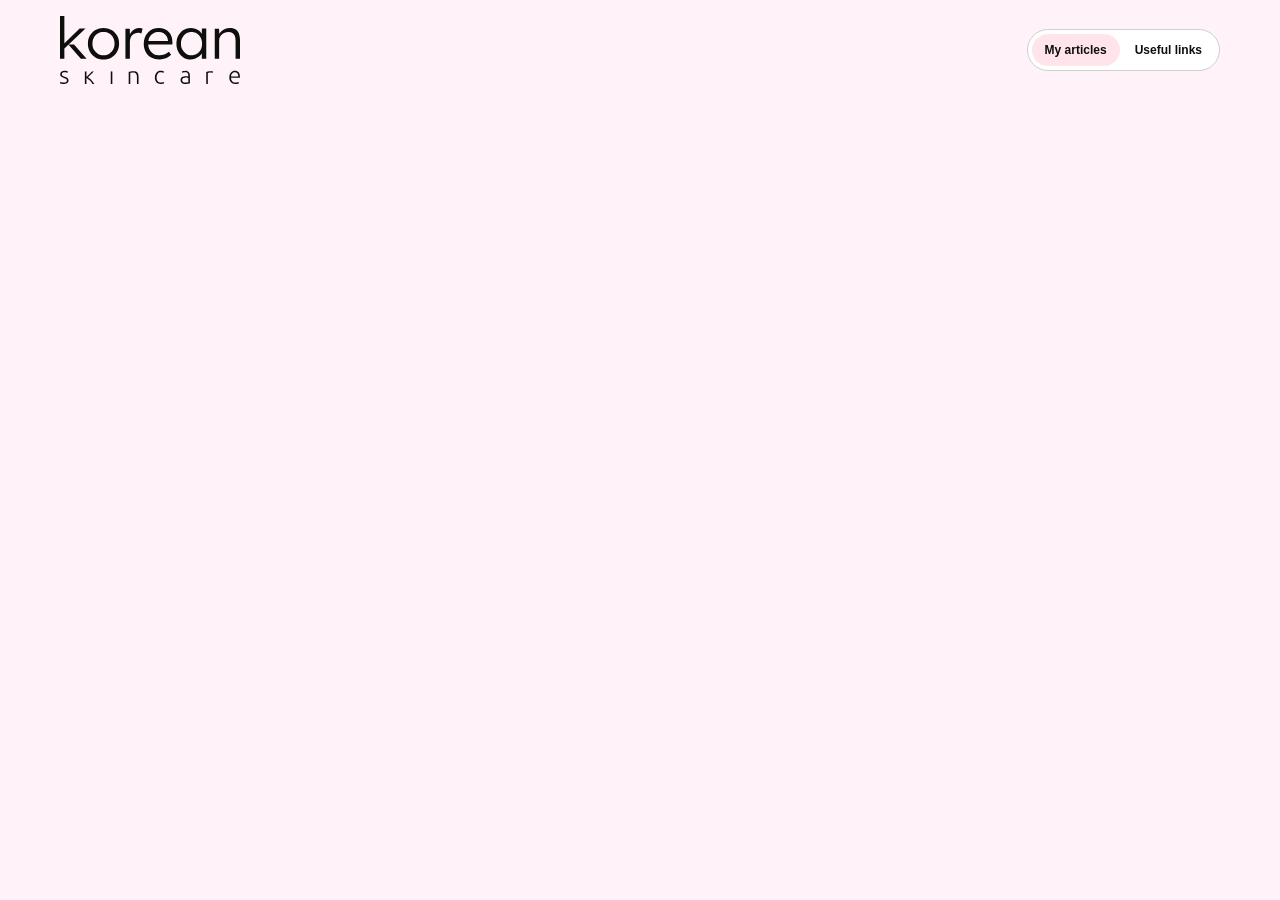
<file: articles/index.html>
<!doctype html>
<html lang="en">
<head>
    <meta charset="utf-8">
    <meta name="viewport" content="width=device-width, initial-scale=1">
    <title>My Articles | Korean Skincare</title>
    <link rel="preconnect" href="https://fonts.googleapis.com">
    <link rel="preconnect" href="https://fonts.gstatic.com" crossorigin>
    <link href="https://fonts.googleapis.com/css2?family=Domine:wght@400;500;600;700&family=Manrope:wght@400;500;600;700&display=swap" rel="stylesheet">
    <link href="../css/design-tokens.css?v=20260923-1" rel="stylesheet">
    <link href="../css/resource-pages.css?v=20260923-5" rel="stylesheet">
</head>
<body class="resource-page">
    <header class="resource-header">
        <a href="../" class="ks-logo-link" aria-label="Korean Skincare home">
            <img src="../assets/logos/korean-skincare-figma.svg" alt="Korean Skincare">
        </a>
        <nav class="resource-nav" aria-label="Homepage links">
            <a href="../articles/" aria-current="page">My articles</a>
            <a href="../useful-links/">Useful links</a>
        </nav>
    </header>

    <main class="resource-main resource-main--blank" aria-label="My articles"></main>
</body>
</html>
</file>
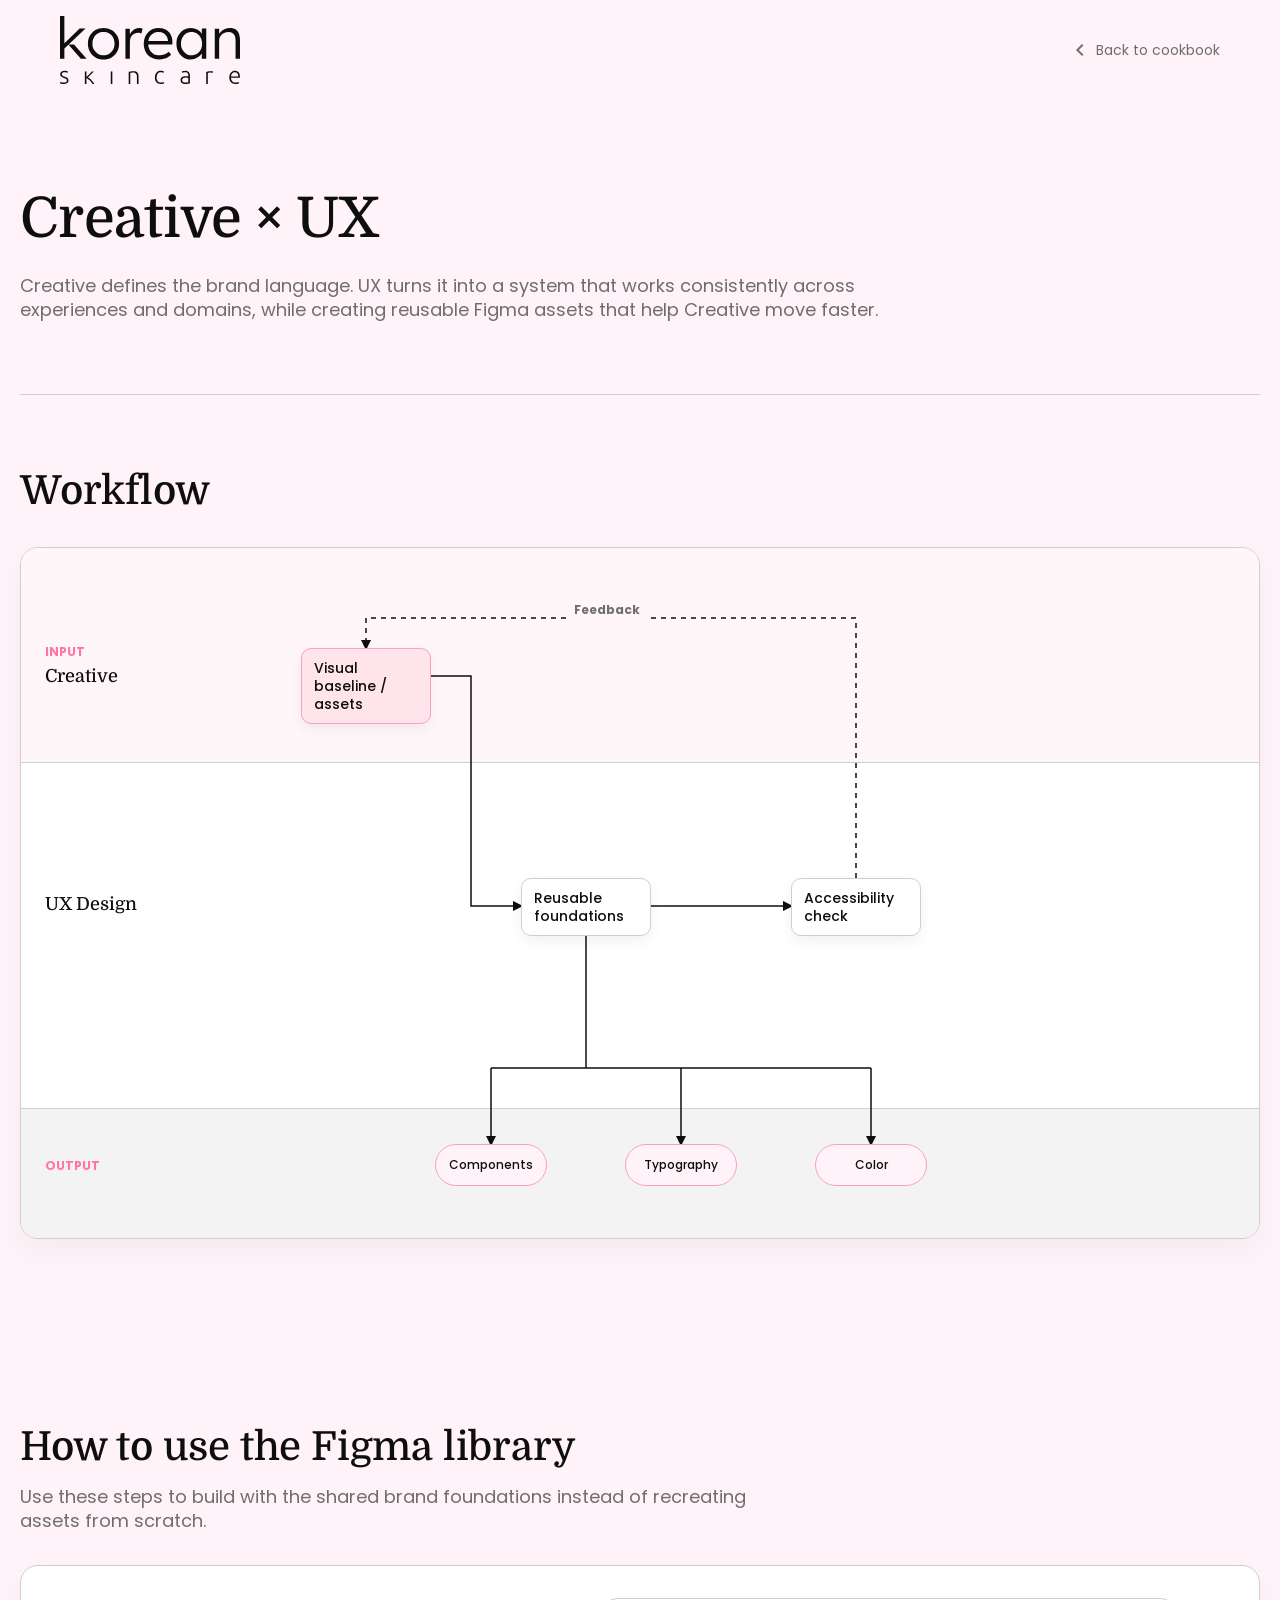
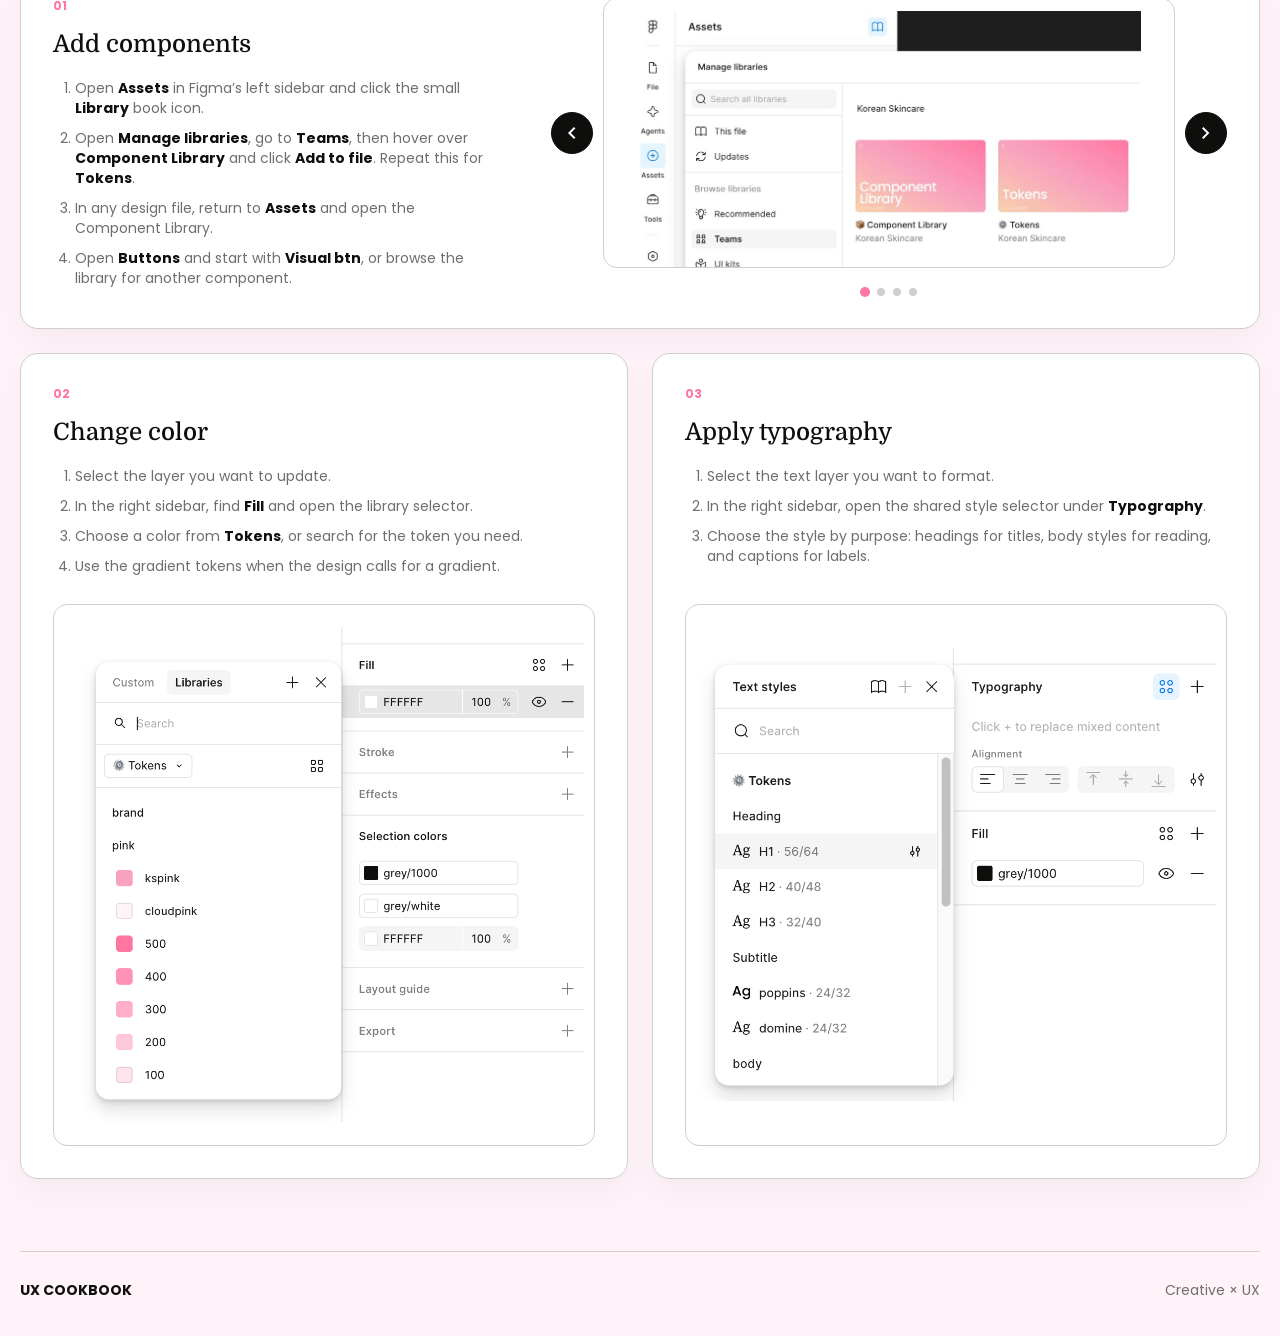
<file: creative/index.html>
<!DOCTYPE html>
<html lang="en">
<head>
    <meta charset="utf-8"/>
    <meta name="viewport" content="width=device-width, initial-scale=1.0"/>
    <title>Creative × UX | UX Cookbook</title>
    <link href="https://fonts.googleapis.com/css2?family=Domine:wght@500&amp;family=Poppins:wght@400;500;700&amp;display=swap" rel="stylesheet"/>
    <link href="https://fonts.googleapis.com/css2?family=Material+Symbols+Outlined:wght,FILL@100..700,0..1&amp;display=swap" rel="stylesheet"/>
    <link href="../css/design-tokens.css" rel="stylesheet"/>
    <link href="../css/creative.css?v=20260923-2" rel="stylesheet"/>
</head>
<body class="creative-page">
    <header class="creative-header">
        <a href="../" class="ks-logo-link" aria-label="UX Cookbook home">
            <img src="../assets/logos/korean-skincare-figma.svg" alt="Korean Skincare"/>
        </a>
        <a href="../" class="back-link">
            <span class="plain-chevron material-symbols-outlined" aria-hidden="true">chevron_left</span>
            Back to cookbook
        </a>
    </header>

    <main>
        <section class="creative-hero" aria-labelledby="creative-title">
            <h1 id="creative-title">Creative × UX</h1>
            <p>Creative defines the brand language. UX turns it into a system that works consistently across experiences and domains, while creating reusable Figma assets that help Creative move faster.</p>
        </section>

        <section class="creative-workflow-section" aria-labelledby="creative-workflow-title">
            <h2 id="creative-workflow-title">Workflow</h2>

            <div class="workflow-scroll" tabindex="0" aria-label="Scrollable Creative and UX workflow">
                <div class="workflow-canvas" role="img" aria-label="Creative produces the visual baseline and assets. UX turns them into reusable components, typography, and color, checks accessibility, and sends feedback to Creative.">
                    <div class="workflow-lane workflow-lane--creative" aria-hidden="true"></div>
                    <div class="workflow-lane workflow-lane--ux" aria-hidden="true"></div>
                    <div class="workflow-lane workflow-lane--outputs" aria-hidden="true"></div>

                    <div class="workflow-lane-label workflow-lane-label--creative">
                        <span>Input</span>
                        <strong>Creative</strong>
                    </div>
                    <div class="workflow-lane-label workflow-lane-label--ux">
                        <strong>UX Design</strong>
                    </div>
                    <div class="workflow-lane-label workflow-lane-label--outputs">
                        <span>Output</span>
                    </div>

                    <svg class="workflow-connectors" viewBox="0 0 1180 690" aria-hidden="true" focusable="false">
                        <defs>
                            <marker id="creative-workflow-arrow" viewBox="0 0 10 10" refX="8" refY="5" markerWidth="7" markerHeight="7" orient="auto-start-reverse">
                                <path d="M 0 0 L 10 5 L 0 10 z"></path>
                            </marker>
                        </defs>
                        <path d="M 410 128 H 450 V 358 H 500"></path>
                        <path d="M 630 358 H 770"></path>
                        <path class="workflow-loop" d="M 835 330 V 70 H 345 V 100"></path>
                        <path class="workflow-branch" d="M 565 386 V 520"></path>
                        <path class="workflow-branch" d="M 470 520 H 850"></path>
                        <path d="M 470 520 V 596"></path>
                        <path d="M 660 520 V 596"></path>
                        <path d="M 850 520 V 596"></path>
                    </svg>

                    <article class="workflow-node workflow-node--creative node-visual-baseline">
                        <strong>Visual baseline / assets</strong>
                    </article>

                    <article class="workflow-node workflow-node--ux node-reusable-foundations">
                        <strong>Reusable foundations</strong>
                    </article>

                    <article class="workflow-node workflow-node--ux node-accessibility">
                        <strong>Accessibility check</strong>
                    </article>

                    <span class="feedback-label">Feedback</span>

                    <div class="workflow-output output-components"><span>Components</span></div>
                    <div class="workflow-output output-typography"><span>Typography</span></div>
                    <div class="workflow-output output-color"><span>Color</span></div>
                </div>
            </div>
        </section>

        <section class="figma-guide-section" aria-labelledby="figma-guide-title">
            <div class="guide-heading">
                <h2 id="figma-guide-title">How to use the Figma library</h2>
                <p>Use these steps to build with the shared brand foundations instead of recreating assets from scratch.</p>
            </div>

            <div class="guide-list">
                <article class="guide-step">
                    <div class="guide-step__copy">
                        <span class="guide-step__number">01</span>
                        <h3>Add components</h3>
                        <ol class="guide-instructions">
                            <li>Open <strong>Assets</strong> in Figma’s left sidebar and click the small <strong>Library</strong> book icon.</li>
                            <li>Open <strong>Manage libraries</strong>, go to <strong>Teams</strong>, then hover over <strong>Component Library</strong> and click <strong>Add to file</strong>. Repeat this for <strong>Tokens</strong>.</li>
                            <li>In any design file, return to <strong>Assets</strong> and open the Component Library.</li>
                            <li>Open <strong>Buttons</strong> and start with <strong>Visual btn</strong>, or browse the library for another component.</li>
                        </ol>
                    </div>

                    <figure class="guide-placeholder">
                        <div class="guide-carousel" data-guide-carousel tabindex="0" aria-label="Component setup screenshots">
                            <button class="guide-carousel__arrow guide-carousel__arrow--previous" type="button" data-carousel-previous aria-label="Previous screenshot">
                                <span class="material-symbols-outlined" aria-hidden="true">chevron_left</span>
                            </button>

                            <div class="guide-carousel__viewport">
                                <a class="guide-carousel__slide" href="../assets/creative/figma-manage-libraries.png" target="_blank" rel="noopener noreferrer" data-carousel-slide>
                                    <img src="../assets/creative/figma-manage-libraries.png" alt="Figma Assets panel showing Manage libraries, Teams, Component Library, and Tokens" loading="lazy"/>
                                </a>
                                <a class="guide-carousel__slide" href="../assets/creative/figma-add-to-file.png" target="_blank" rel="noopener noreferrer" data-carousel-slide hidden>
                                    <img src="../assets/creative/figma-add-to-file.png" alt="Figma library card showing the Add to file action" loading="lazy"/>
                                </a>
                                <a class="guide-carousel__slide" href="../assets/creative/figma-component-library.png" target="_blank" rel="noopener noreferrer" data-carousel-slide hidden>
                                    <img src="../assets/creative/figma-component-library.png" alt="Figma Assets panel with the Component Library available" loading="lazy"/>
                                </a>
                                <a class="guide-carousel__slide" href="../assets/creative/figma-visual-button.png" target="_blank" rel="noopener noreferrer" data-carousel-slide hidden>
                                    <img src="../assets/creative/figma-visual-button.png" alt="Figma Component Library opened to Buttons and Visual btn" loading="lazy"/>
                                </a>
                            </div>

                            <button class="guide-carousel__arrow guide-carousel__arrow--next" type="button" data-carousel-next aria-label="Next screenshot">
                                <span class="material-symbols-outlined" aria-hidden="true">chevron_right</span>
                            </button>

                            <div class="guide-carousel__dots" aria-label="Choose screenshot">
                                <button class="is-active" type="button" data-carousel-dot="0" aria-label="Show screenshot 1" aria-current="true"></button>
                                <button type="button" data-carousel-dot="1" aria-label="Show screenshot 2"></button>
                                <button type="button" data-carousel-dot="2" aria-label="Show screenshot 3"></button>
                                <button type="button" data-carousel-dot="3" aria-label="Show screenshot 4"></button>
                            </div>
                        </div>
                    </figure>
                </article>

                <article class="guide-step">
                    <div class="guide-step__copy">
                        <span class="guide-step__number">02</span>
                        <h3>Change color</h3>
                        <ol class="guide-instructions">
                            <li>Select the layer you want to update.</li>
                            <li>In the right sidebar, find <strong>Fill</strong> and open the library selector.</li>
                            <li>Choose a color from <strong>Tokens</strong>, or search for the token you need.</li>
                            <li>Use the gradient tokens when the design calls for a gradient.</li>
                        </ol>
                    </div>

                    <figure class="guide-placeholder">
                        <a class="guide-static-image" href="../assets/creative/figma-color-tokens.png" target="_blank" rel="noopener noreferrer">
                            <img src="../assets/creative/figma-color-tokens.png" alt="Figma Fill library showing Korean Skincare color tokens" loading="lazy"/>
                        </a>
                    </figure>
                </article>

                <article class="guide-step">
                    <div class="guide-step__copy">
                        <span class="guide-step__number">03</span>
                        <h3>Apply typography</h3>
                        <ol class="guide-instructions">
                            <li>Select the text layer you want to format.</li>
                            <li>In the right sidebar, open the shared style selector under <strong>Typography</strong>.</li>
                            <li>Choose the style by purpose: headings for titles, body styles for reading, and captions for labels.</li>
                        </ol>
                    </div>

                    <figure class="guide-placeholder">
                        <a class="guide-static-image" href="../assets/creative/figma-typography-styles.png" target="_blank" rel="noopener noreferrer">
                            <img src="../assets/creative/figma-typography-styles.png" alt="Figma Typography panel showing Korean Skincare shared text styles" loading="lazy"/>
                        </a>
                    </figure>
                </article>
            </div>
        </section>
    </main>

    <footer>
        <a href="../">UX COOKBOOK</a>
        <span>Creative × UX</span>
    </footer>
    <script src="../js/creative.js"></script>
</body>
</html>
</file>
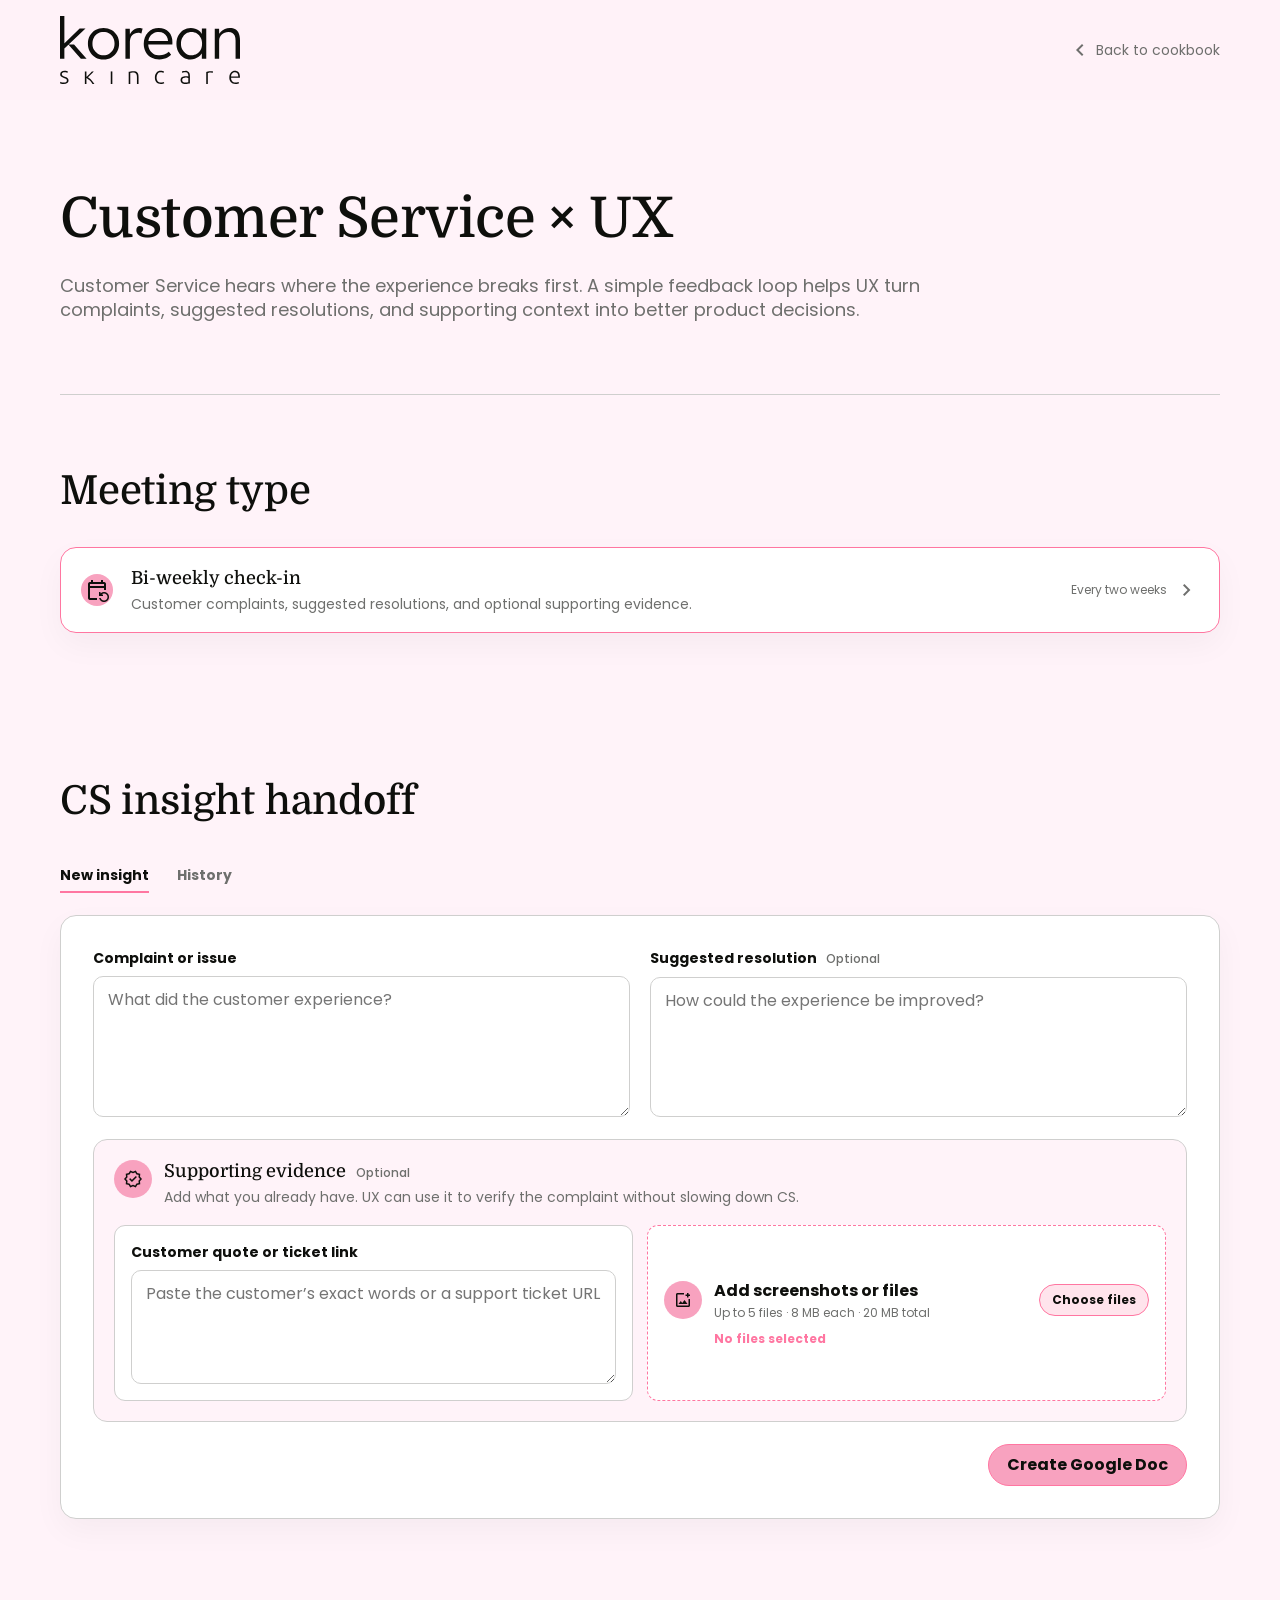
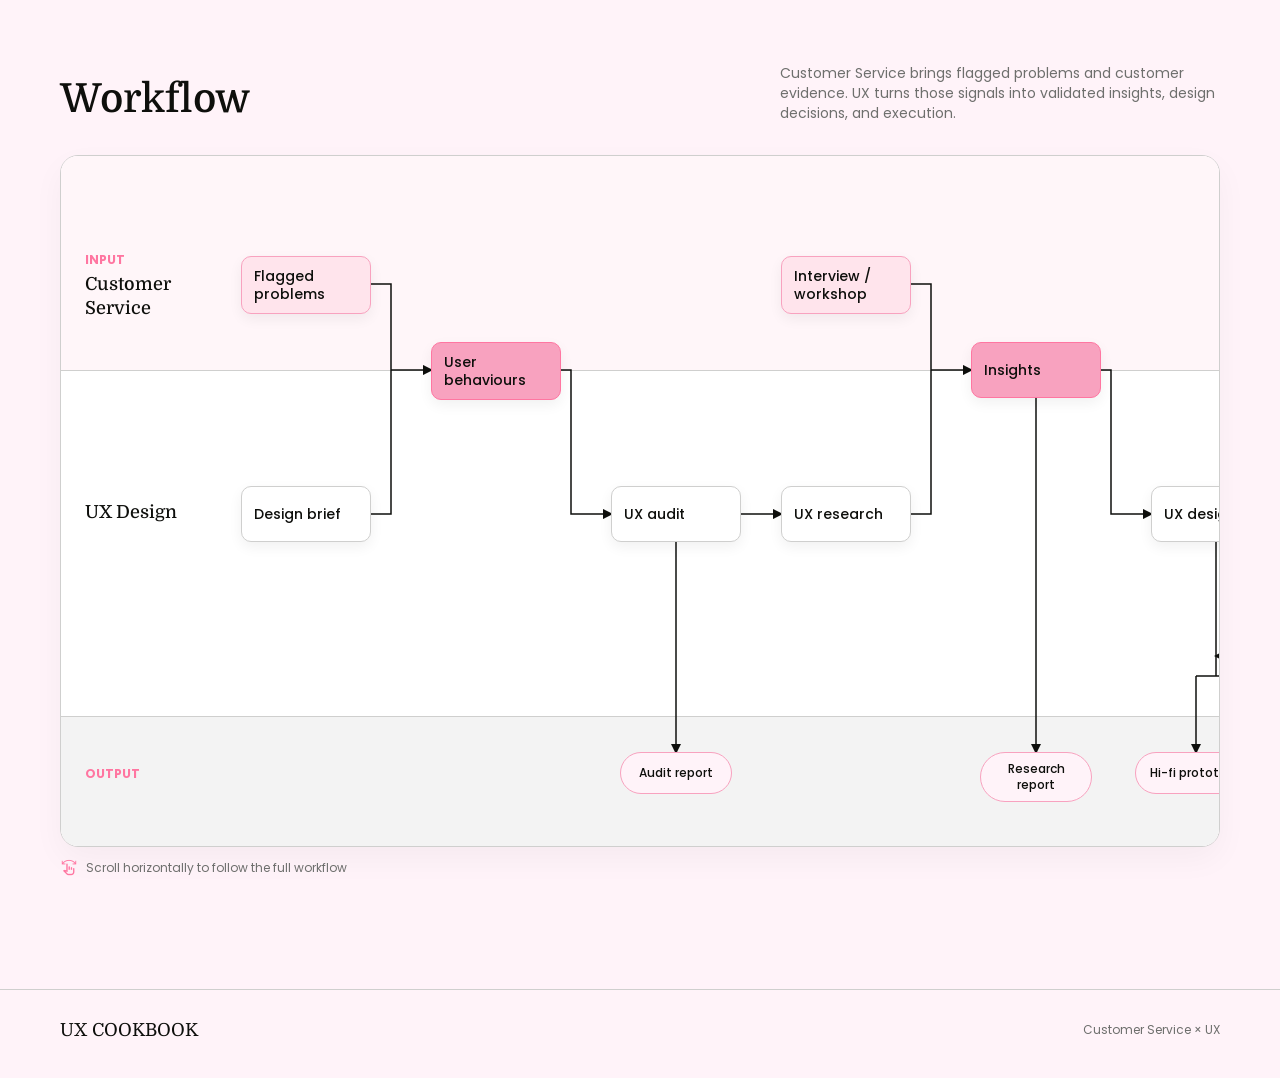
<file: customer-service/index.html>
<!DOCTYPE html>
<html lang="en">
<head>
    <meta charset="utf-8"/>
    <meta name="viewport" content="width=device-width, initial-scale=1.0"/>
    <title>Customer Service × UX | UX Cookbook</title>
    <link href="https://fonts.googleapis.com/css2?family=Domine:wght@500&amp;family=Poppins:wght@400;500;700&amp;display=swap" rel="stylesheet"/>
    <link href="https://fonts.googleapis.com/css2?family=Material+Symbols+Outlined:wght,FILL@100..700,0..1&amp;display=swap" rel="stylesheet"/>
    <link href="../css/design-tokens.css" rel="stylesheet"/>
    <link href="../css/customer-service.css?v=20260923-4" rel="stylesheet"/>
</head>
<body class="cs-page">
    <header class="cs-header">
        <a href="../" class="ks-logo-link" aria-label="UX Cookbook home">
            <img src="../assets/logos/korean-skincare-figma.svg" alt="Korean Skincare"/>
        </a>
        <a href="../" class="back-link">
            <span class="plain-chevron material-symbols-outlined" aria-hidden="true">chevron_left</span>
            Back to cookbook
        </a>
    </header>

    <main>
        <section class="cs-hero" aria-labelledby="cs-title">
            <h1 id="cs-title">Customer Service × UX</h1>
            <p>Customer Service hears where the experience breaks first. A simple feedback loop helps UX turn complaints, suggested resolutions, and supporting context into better product decisions.</p>
        </section>

        <section class="cs-section meeting-section" aria-labelledby="meeting-title">
            <h2 id="meeting-title">Meeting type</h2>
            <a class="meeting-card" href="https://docs.google.com/document/d/1cBLwv8lQmU2oTAZUmurKXdZweJyW0ojQlrRDgg2iKQ0/edit?usp=sharing" target="_blank" rel="noopener noreferrer">
                <span class="material-symbols-outlined" aria-hidden="true">event_repeat</span>
                <div class="meeting-card__copy">
                    <h3>Bi-weekly check-in</h3>
                    <p>Customer complaints, suggested resolutions, and optional supporting evidence.</p>
                </div>
                <div class="meeting-card__meta">
                    <span>Every two weeks</span>
                    <span class="plain-chevron material-symbols-outlined" aria-hidden="true">chevron_right</span>
                </div>
            </a>
        </section>

        <section class="cs-section handoff-section" aria-labelledby="handoff-title">
            <div class="section-heading handoff-heading">
                <div>
                    <h2 id="handoff-title">CS insight handoff</h2>
                </div>
            </div>

            <nav class="handoff-tabs" role="tablist" aria-label="CS insight handoff views">
                <button class="handoff-tab is-active" id="handoff-tab-new" type="button" role="tab" aria-selected="true" aria-controls="handoff-panel-new" data-handoff-tab="new">New insight</button>
                <button class="handoff-tab" id="handoff-tab-history" type="button" role="tab" aria-selected="false" aria-controls="handoff-panel-history" data-handoff-tab="history">History</button>
            </nav>

            <form class="handoff-form handoff-panel" id="handoff-panel-new" role="tabpanel" aria-labelledby="handoff-tab-new" data-handoff-panel="new" data-cs-form>
                <label class="form-honeypot" aria-hidden="true">
                    <span>Website</span>
                    <input name="website" type="text" tabindex="-1" autocomplete="off"/>
                </label>
                <div class="form-grid form-grid--intake">
                    <label>
                        <span>Complaint or issue</span>
                        <textarea name="issue" rows="5" required placeholder="What did the customer experience?"></textarea>
                    </label>
                    <label>
                        <span>Suggested resolution <small>Optional</small></span>
                        <textarea name="suggestion" rows="5" placeholder="How could the experience be improved?"></textarea>
                    </label>
                </div>

                <section class="evidence-upload" aria-labelledby="evidence-upload-title">
                    <div class="evidence-upload__heading">
                        <span class="material-symbols-outlined" aria-hidden="true">verified</span>
                        <div>
                            <h3 id="evidence-upload-title">Supporting evidence <small>Optional</small></h3>
                            <p>Add what you already have. UX can use it to verify the complaint without slowing down CS.</p>
                        </div>
                    </div>
                    <div class="evidence-upload__grid">
                        <label class="evidence-context">
                            <span>Customer quote or ticket link</span>
                            <textarea name="evidenceContext" rows="4" placeholder="Paste the customer’s exact words or a support ticket URL"></textarea>
                        </label>

                        <label class="file-drop" data-file-drop>
                            <input name="files" type="file" multiple accept=".png,.jpg,.jpeg,.webp,.gif,.heic,.pdf,.doc,.docx,.xls,.xlsx,.ppt,.pptx,.txt,.csv"/>
                            <span class="file-drop__icon material-symbols-outlined" aria-hidden="true">add_photo_alternate</span>
                            <div>
                                <strong>Add screenshots or files</strong>
                                <small>Up to 5 files · 8 MB each · 20 MB total</small>
                            </div>
                            <span class="file-drop__action">Choose files</span>
                            <span class="file-selection" data-file-selection>No files selected</span>
                        </label>
                    </div>
                </section>

                <div class="form-actions">
                    <p data-form-status aria-live="polite"></p>
                    <button type="submit">Create Google Doc</button>
                </div>
            </form>

            <div class="history-section handoff-panel" id="handoff-panel-history" role="tabpanel" aria-labelledby="handoff-tab-history" data-handoff-panel="history" hidden>
                <div class="drive-history">
                    <span class="drive-history__icon material-symbols-outlined" aria-hidden="true">folder_shared</span>
                    <div class="drive-history__copy">
                        <h3>Private document history</h3>
                        <p>Every submission becomes a Google Doc in your private Drive folder. Google manages access with your existing work account.</p>
                    </div>
                    <a class="drive-history__button" href="https://drive.google.com/drive/folders/1jyCLTlwlNyIueoNu12ODZA_azw9pQOKL" target="_blank" rel="noopener noreferrer" data-history-link>
                        Open Google Drive
                        <span class="material-symbols-outlined" aria-hidden="true">open_in_new</span>
                    </a>
                </div>
            </div>
        </section>

        <section class="cs-section cs-workflow-section" aria-labelledby="cs-workflow-title">
            <div class="workflow-heading">
                <h2 id="cs-workflow-title">Workflow</h2>
                <p>Customer Service brings flagged problems and customer evidence. UX turns those signals into validated insights, design decisions, and execution.</p>
            </div>

            <div class="workflow-scroll" tabindex="0" aria-label="Scrollable Customer Service and UX workflow">
                <div class="workflow-canvas" role="img" aria-label="Customer Service flagged problems and the UX design brief create user behaviours, followed by a UX audit, research, insights, UX design, usability testing, iteration, and design execution.">
                    <div class="workflow-lane workflow-lane--cs" aria-hidden="true"></div>
                    <div class="workflow-lane workflow-lane--ux" aria-hidden="true"></div>
                    <div class="workflow-lane workflow-lane--outputs" aria-hidden="true"></div>

                    <div class="workflow-lane-label workflow-lane-label--cs">
                        <span>Input</span>
                        <strong>Customer Service</strong>
                    </div>
                    <div class="workflow-lane-label workflow-lane-label--ux">
                        <strong>UX Design</strong>
                    </div>
                    <div class="workflow-lane-label workflow-lane-label--outputs">
                        <span>Output</span>
                    </div>

                    <svg class="workflow-connectors" viewBox="0 0 1870 690" aria-hidden="true" focusable="false">
                        <defs>
                            <marker id="cs-workflow-arrow" viewBox="0 0 10 10" refX="8" refY="5" markerWidth="7" markerHeight="7" orient="auto-start-reverse">
                                <path d="M 0 0 L 10 5 L 0 10 z"></path>
                            </marker>
                        </defs>

                        <path class="workflow-branch" d="M 310 128 H 330 V 214"></path>
                        <path class="workflow-branch" d="M 310 358 H 330 V 214"></path>
                        <path d="M 330 214 H 370"></path>
                        <path d="M 500 214 H 510 V 358 H 550"></path>
                        <path d="M 615 386 V 596"></path>
                        <path d="M 680 358 H 720"></path>
                        <path class="workflow-branch" d="M 850 128 H 870 V 214"></path>
                        <path class="workflow-branch" d="M 850 358 H 870 V 214"></path>
                        <path d="M 870 214 H 910"></path>
                        <path d="M 975 242 V 596"></path>
                        <path d="M 1040 214 H 1050 V 358 H 1090"></path>
                        <path d="M 1220 358 H 1260"></path>
                        <path class="workflow-branch" d="M 1390 128 H 1410 V 358"></path>
                        <path class="workflow-branch" d="M 1390 358 H 1410"></path>
                        <path d="M 1410 358 H 1450"></path>
                        <path d="M 1580 358 H 1620"></path>
                        <path d="M 1750 358 H 1790"></path>
                        <path class="workflow-loop" d="M 1515 386 V 500 H 1155"></path>
                        <path class="workflow-branch" d="M 1155 386 V 520"></path>
                        <path class="workflow-branch" d="M 1135 520 H 1455"></path>
                        <path d="M 1135 520 V 596"></path>
                        <path d="M 1295 520 V 596"></path>
                        <path d="M 1455 520 V 596"></path>
                    </svg>

                    <article class="workflow-node workflow-node--cs node-flagged-problems"><strong>Flagged problems</strong></article>
                    <article class="workflow-node workflow-node--ux node-design-brief"><strong>Design brief</strong></article>
                    <article class="workflow-node workflow-node--shared node-user-behaviours"><strong>User behaviours</strong></article>
                    <article class="workflow-node workflow-node--ux node-ux-audit"><strong>UX audit</strong></article>
                    <article class="workflow-node workflow-node--ux node-ux-research"><strong>UX research</strong></article>
                    <article class="workflow-node workflow-node--cs node-interview"><strong>Interview / workshop</strong></article>
                    <article class="workflow-node workflow-node--shared node-insights"><strong>Insights</strong></article>
                    <article class="workflow-node workflow-node--ux node-ux-design"><strong>UX design</strong></article>
                    <article class="workflow-node workflow-node--cs node-user-test"><strong>User test</strong></article>
                    <article class="workflow-node workflow-node--ux node-usability"><strong>Usability testing</strong></article>
                    <article class="workflow-node workflow-node--ux node-iteration"><strong>Iteration</strong></article>
                    <article class="workflow-node workflow-node--ux node-design-execution"><strong>Design execution</strong></article>
                    <div class="workflow-continues" aria-label="The workflow continues"><span></span><span></span><span></span></div>

                    <div class="workflow-output output-audit"><span>Audit report</span></div>
                    <div class="workflow-output output-research"><span>Research report</span></div>
                    <div class="workflow-output output-prototype"><span>Hi-fi prototype</span></div>
                    <div class="workflow-output output-user-flow"><span>User flow</span></div>
                    <div class="workflow-output output-design-system"><span>Design system</span></div>
                </div>
            </div>
            <p class="workflow-hint"><span class="material-symbols-outlined" aria-hidden="true">swipe</span> Scroll horizontally to follow the full workflow</p>
        </section>
    </main>

    <footer>
        <a href="../">UX COOKBOOK</a>
        <span>Customer Service × UX</span>
    </footer>

    <script type="module" src="../js/customer-service-google.js?v=20260923-4"></script>
</body>
</html>
</file>
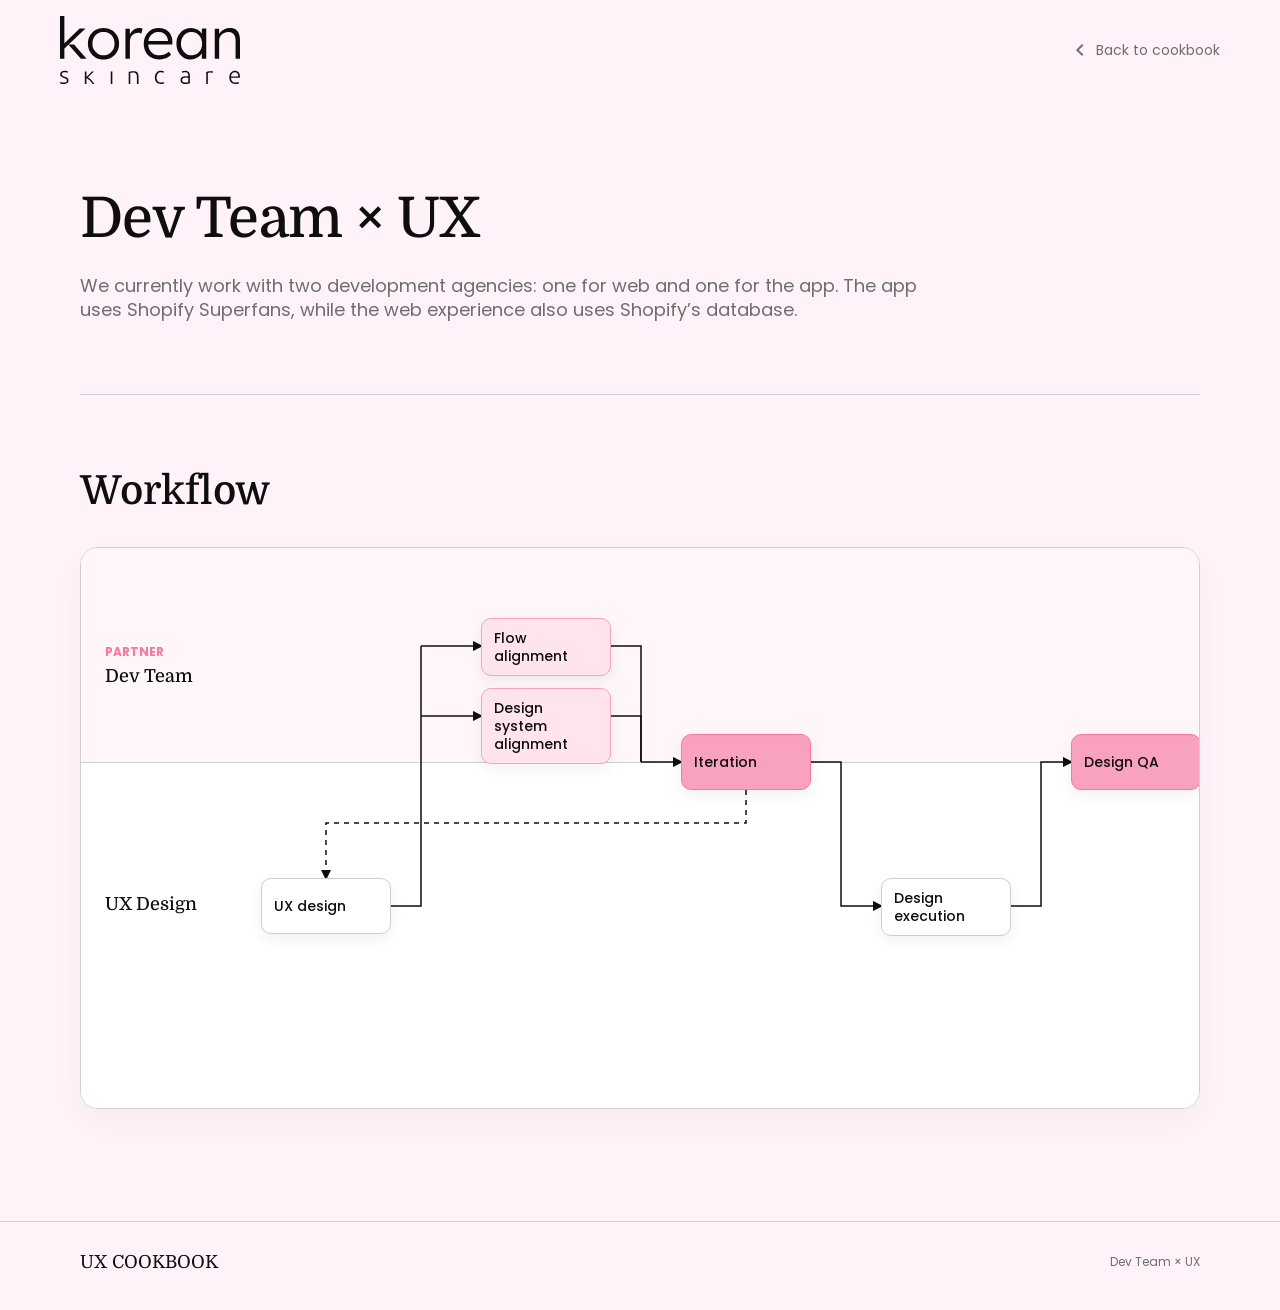
<file: dev-team/index.html>
<!DOCTYPE html>
<html lang="en">
<head>
    <meta charset="utf-8"/>
    <meta name="viewport" content="width=device-width, initial-scale=1.0"/>
    <title>Dev Team × UX | UX Cookbook</title>
    <link href="https://fonts.googleapis.com/css2?family=Domine:wght@500&amp;family=Poppins:wght@400;500;700&amp;display=swap" rel="stylesheet"/>
    <link href="https://fonts.googleapis.com/css2?family=Material+Symbols+Outlined:wght,FILL@100..700,0..1&amp;display=swap" rel="stylesheet"/>
    <link href="../css/design-tokens.css" rel="stylesheet"/>
    <link href="../css/dev-team.css?v=20260923-2" rel="stylesheet"/>
</head>
<body class="dev-page">
    <header class="dev-header">
        <a href="../" class="ks-logo-link" aria-label="UX Cookbook home">
            <img src="../assets/logos/korean-skincare-figma.svg" alt="Korean Skincare"/>
        </a>
        <a href="../" class="back-link">
            <span class="plain-chevron material-symbols-outlined" aria-hidden="true">chevron_left</span>
            Back to cookbook
        </a>
    </header>

    <main>
        <section class="dev-hero" aria-labelledby="dev-title">
            <h1 id="dev-title">Dev Team × UX</h1>
            <p>We currently work with two development agencies: one for web and one for the app. The app uses Shopify Superfans, while the web experience also uses Shopify’s database.</p>
        </section>

        <section class="dev-workflow-section" aria-labelledby="dev-workflow-title">
            <h2 id="dev-workflow-title">Workflow</h2>

            <div class="workflow-scroll" tabindex="0" aria-label="Scrollable Dev Team and UX workflow">
                <div class="workflow-canvas" role="img" aria-label="UX design aligns flows and the design system with the Dev Team. Both teams iterate, execute the design, complete design QA, and deploy. After deployment, UX runs A/B testing while design follow-up happens in parallel.">
                    <div class="workflow-lane workflow-lane--dev" aria-hidden="true"></div>
                    <div class="workflow-lane workflow-lane--ux" aria-hidden="true"></div>

                    <div class="workflow-lane-label workflow-lane-label--dev">
                        <span>Partner</span>
                        <strong>Dev Team</strong>
                    </div>
                    <div class="workflow-lane-label workflow-lane-label--ux">
                        <strong>UX Design</strong>
                    </div>

                    <svg class="workflow-connectors" viewBox="0 0 1600 560" aria-hidden="true" focusable="false">
                        <defs>
                            <marker id="dev-workflow-arrow" viewBox="0 0 10 10" refX="8" refY="5" markerWidth="7" markerHeight="7" orient="auto-start-reverse">
                                <path d="M 0 0 L 10 5 L 0 10 z"></path>
                            </marker>
                        </defs>

                        <path class="workflow-branch" d="M 310 358 H 340 V 98"></path>
                        <path d="M 340 98 H 400"></path>
                        <path d="M 340 168 H 400"></path>

                        <path class="workflow-branch" d="M 530 98 H 560 V 214"></path>
                        <path class="workflow-branch" d="M 530 168 H 560 V 214"></path>
                        <path d="M 560 214 H 600"></path>
                        <path class="workflow-loop" d="M 665 242 V 275 H 245 V 330"></path>

                        <path d="M 730 214 H 760 V 358 H 800"></path>
                        <path d="M 930 358 H 960 V 214 H 990"></path>
                        <path d="M 1120 214 H 1150 V 128 H 1180"></path>

                        <path class="workflow-branch" d="M 1310 128 H 1340 V 438"></path>
                        <path d="M 1340 318 H 1400"></path>
                        <path d="M 1340 438 H 1400"></path>
                    </svg>

                    <article class="workflow-node workflow-node--ux node-ux-design"><strong>UX design</strong></article>
                    <article class="workflow-node workflow-node--dev node-flow-alignment"><strong>Flow alignment</strong></article>
                    <article class="workflow-node workflow-node--dev node-system-alignment"><strong>Design system alignment</strong></article>
                    <article class="workflow-node workflow-node--shared node-iteration"><strong>Iteration</strong></article>
                    <article class="workflow-node workflow-node--ux node-design-execution"><strong>Design execution</strong></article>
                    <article class="workflow-node workflow-node--shared node-design-qa"><strong>Design QA</strong></article>
                    <article class="workflow-node workflow-node--dev node-deployment"><strong>Dev deployment</strong></article>
                    <article class="workflow-node workflow-node--ux node-ab-testing"><strong>UX A/B testing</strong></article>
                    <article class="workflow-node workflow-node--ux node-design-follow-up"><strong>Design follow-up</strong></article>
                </div>
            </div>
        </section>
    </main>

    <footer>
        <a href="../">UX COOKBOOK</a>
        <span>Dev Team × UX</span>
    </footer>
</body>
</html>
</file>
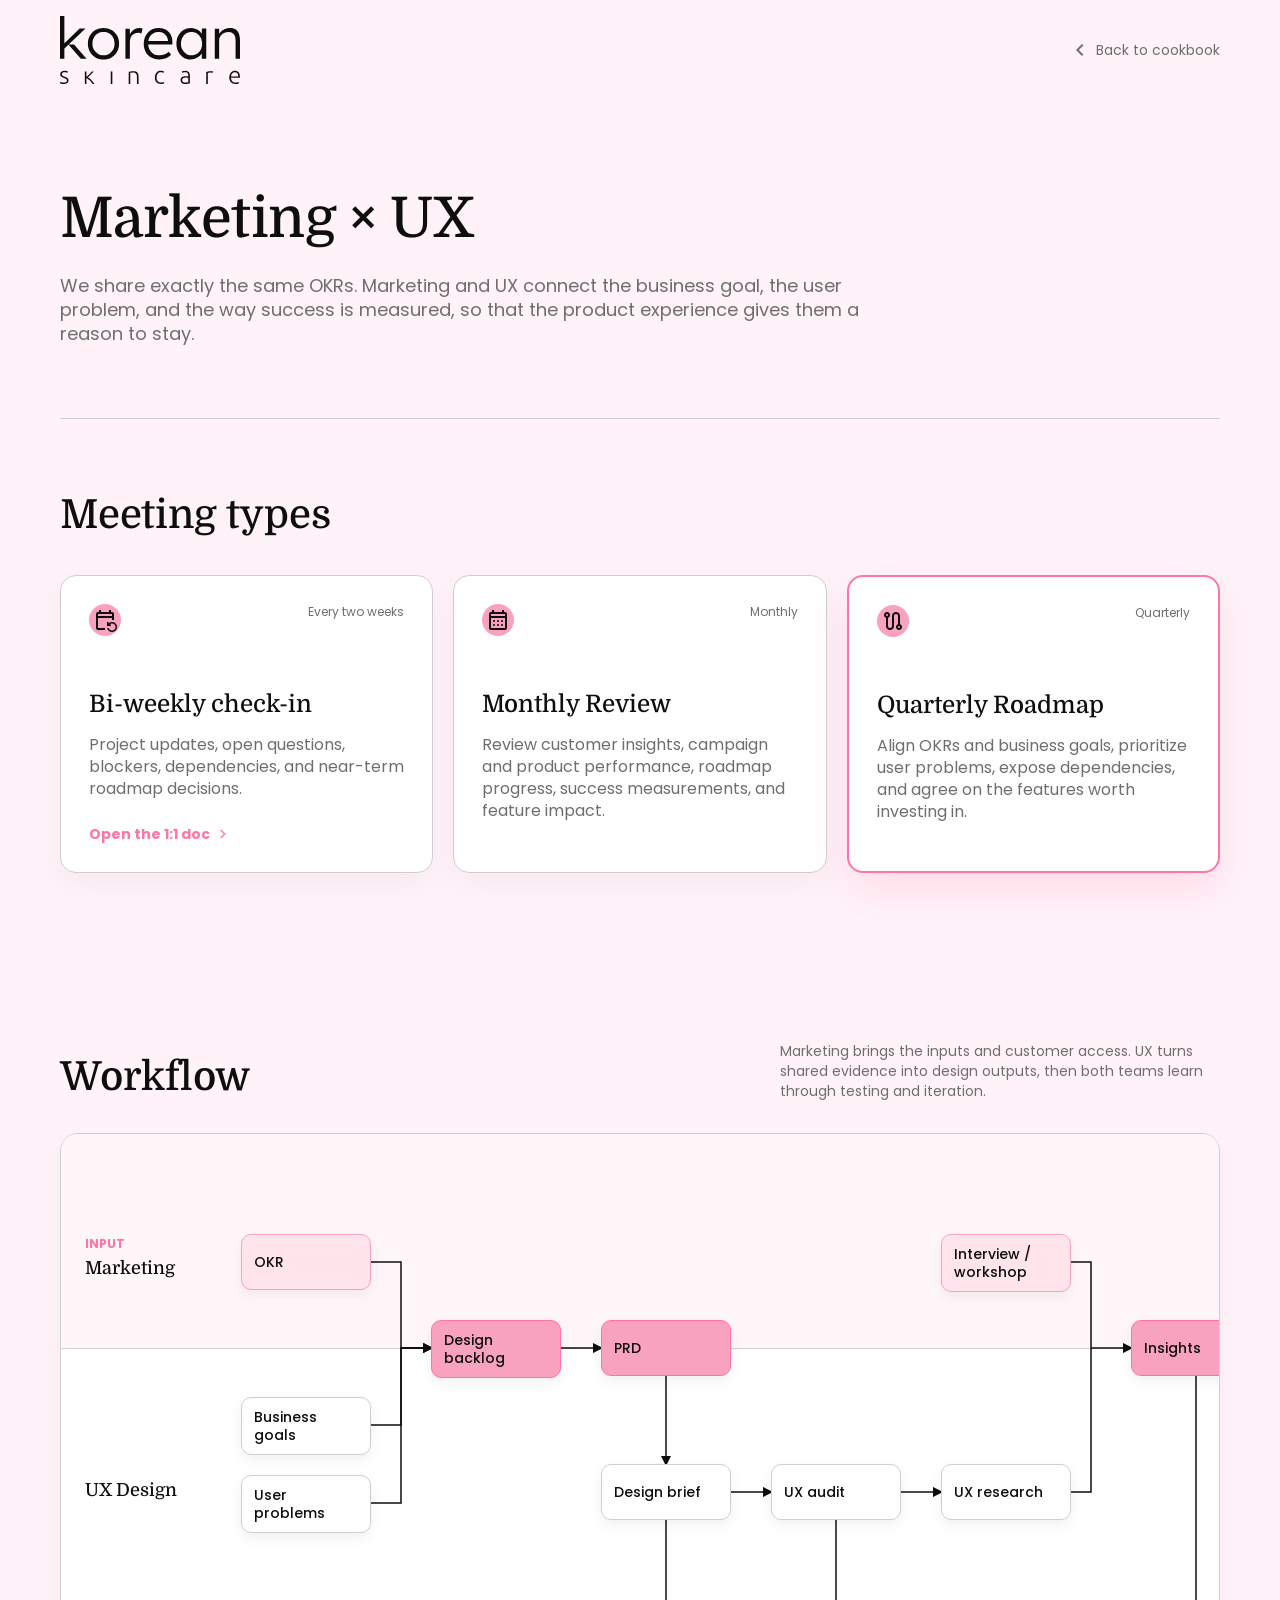
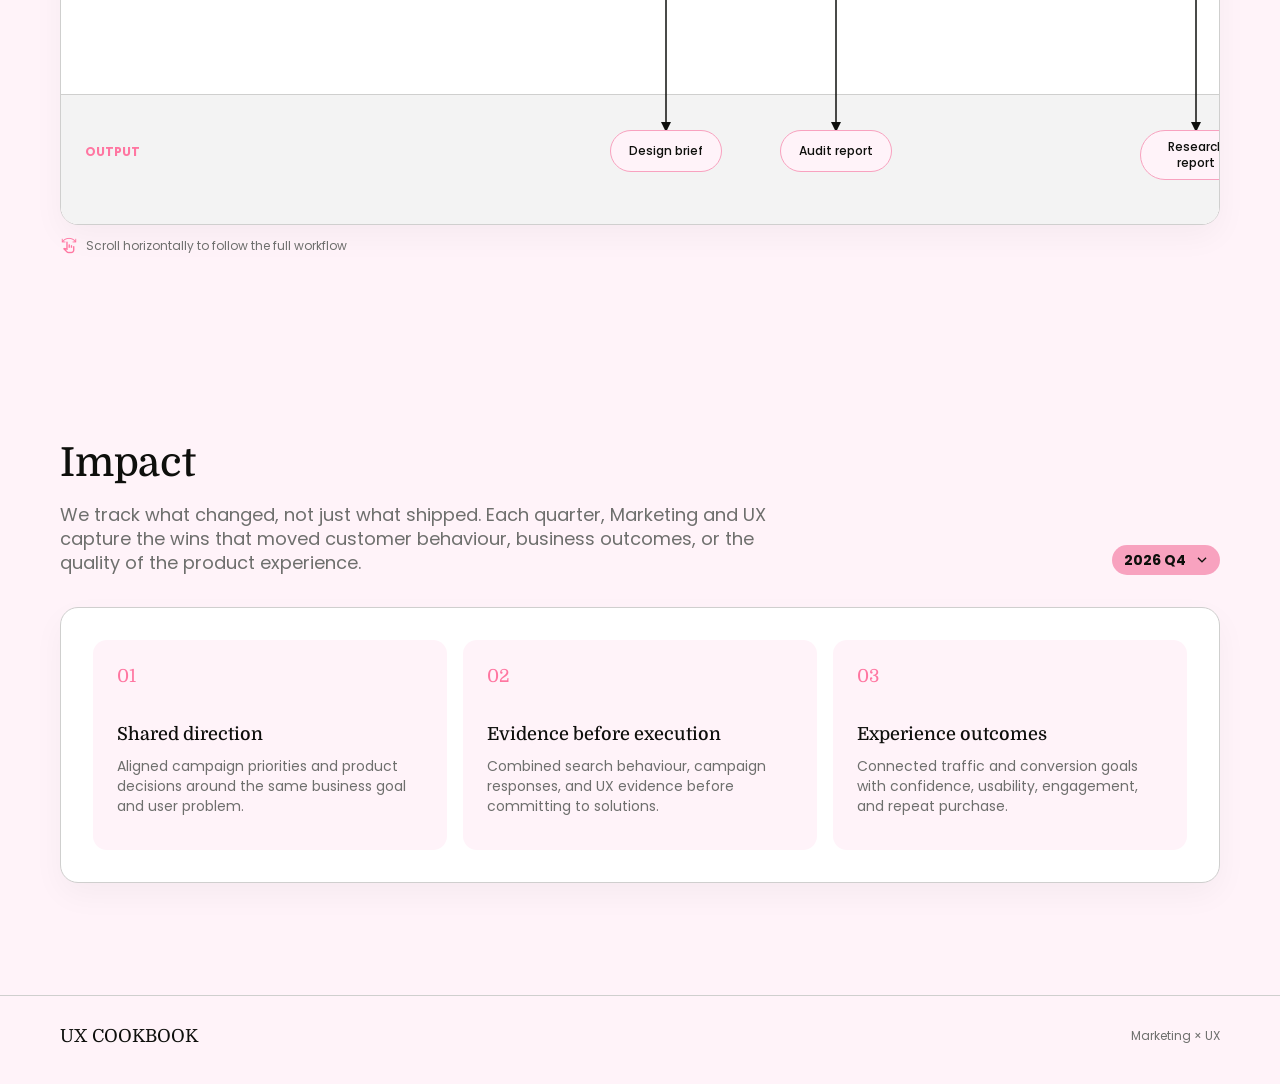
<file: marketing/index.html>
<!DOCTYPE html>
<html lang="en">
<head>
    <meta charset="utf-8"/>
    <meta name="viewport" content="width=device-width, initial-scale=1.0"/>
    <title>Marketing × UX | UX Cookbook</title>
    <link href="https://fonts.googleapis.com/css2?family=Domine:wght@500&amp;family=Poppins:wght@400;500;700&amp;display=swap" rel="stylesheet"/>
    <link href="https://fonts.googleapis.com/css2?family=Material+Symbols+Outlined:wght,FILL@100..700,0..1&amp;display=swap" rel="stylesheet"/>
    <link href="../css/design-tokens.css" rel="stylesheet"/>
    <link href="../css/marketing.css?v=20260923-2" rel="stylesheet"/>
</head>
<body class="marketing-page">
    <header class="marketing-header">
        <a href="../" class="ks-logo-link" aria-label="UX Cookbook home">
            <img src="../assets/logos/korean-skincare-figma.svg" alt="Korean Skincare"/>
        </a>
        <a href="../" class="back-link">
            <span class="plain-chevron material-symbols-outlined" aria-hidden="true">chevron_left</span>
            Back to cookbook
        </a>
    </header>

    <main>
        <section class="marketing-hero" aria-labelledby="marketing-title">
            <h1 id="marketing-title">Marketing × UX</h1>
            <p class="hero-copy">
                We share exactly the same OKRs. Marketing and UX connect the business goal, the user problem, and the way success is measured, so that the product experience gives them a reason to stay.
            </p>
        </section>

        <div class="playbook-panels">
            <section class="playbook-panel" id="panel-overview">
                <section class="workflow-section" aria-labelledby="workflow-title">
                    <div class="workflow-heading">
                        <div>
                            <h2 id="workflow-title">Workflow</h2>
                        </div>
                        <p>Marketing brings the inputs and customer access. UX turns shared evidence into design outputs, then both teams learn through testing and iteration.</p>
                    </div>

                    <div class="workflow-scroll" tabindex="0" aria-label="Scrollable Marketing and UX workflow">
                        <div class="workflow-canvas" role="img" aria-label="Marketing and UX workflow: OKRs, business goals, and user problems form the design backlog and PRD; UX creates a design brief, audit, research, insights, designs, and usability testing with Marketing interviews and user tests; both teams iterate on the design.">
                            <div class="workflow-lane workflow-lane--marketing" aria-hidden="true"></div>
                            <div class="workflow-lane workflow-lane--ux" aria-hidden="true"></div>
                            <div class="workflow-lane workflow-lane--outputs" aria-hidden="true"></div>

                            <div class="workflow-lane-label workflow-lane-label--marketing">
                                <span>Input</span>
                                <strong>Marketing</strong>
                            </div>
                            <div class="workflow-lane-label workflow-lane-label--ux">
                                <strong>UX Design</strong>
                            </div>
                            <div class="workflow-lane-label workflow-lane-label--outputs">
                                <span>Output</span>
                            </div>

                            <svg class="workflow-connectors" viewBox="0 0 2030 690" aria-hidden="true" focusable="false">
                                <defs>
                                    <marker id="workflow-arrow" viewBox="0 0 10 10" refX="8" refY="5" markerWidth="7" markerHeight="7" orient="auto-start-reverse">
                                        <path d="M 0 0 L 10 5 L 0 10 z"></path>
                                    </marker>
                                </defs>

                                <path d="M 310 128 H 340 V 214 H 370"></path>
                                <path d="M 310 291 H 340 V 214 H 370"></path>
                                <path d="M 310 369 H 340 V 214 H 370"></path>
                                <path d="M 500 214 H 540"></path>
                                <path d="M 605 242 V 330"></path>
                                <path d="M 670 358 H 710"></path>
                                <path d="M 605 386 V 596"></path>
                                <path d="M 840 358 H 880"></path>
                                <path d="M 775 386 V 596"></path>
                                <path class="workflow-branch" d="M 1010 128 H 1030 V 214"></path>
                                <path class="workflow-branch" d="M 1010 358 H 1030 V 214"></path>
                                <path d="M 1030 214 H 1070"></path>
                                <path d="M 1135 242 V 596"></path>
                                <path d="M 1200 214 H 1210 V 358 H 1250"></path>
                                <path d="M 1380 358 H 1420"></path>
                                <path class="workflow-branch" d="M 1315 386 V 520"></path>
                                <path class="workflow-branch" d="M 1295 520 H 1615"></path>
                                <path d="M 1295 520 V 596"></path>
                                <path d="M 1455 520 V 596"></path>
                                <path d="M 1615 520 V 596"></path>
                                <path class="workflow-branch" d="M 1550 128 H 1570 V 358"></path>
                                <path class="workflow-branch" d="M 1550 358 H 1570"></path>
                                <path d="M 1570 358 H 1610"></path>
                                <path d="M 1740 358 H 1780"></path>
                                <path d="M 1910 358 H 1950"></path>
                                <path class="workflow-loop" d="M 1675 386 V 500 H 1315"></path>
                            </svg>

                            <article class="workflow-node workflow-node--marketing node-okr">
                                <strong>OKR</strong>
                            </article>
                            <article class="workflow-node workflow-node--ux node-business-goals">
                                <strong>Business goals</strong>
                            </article>
                            <article class="workflow-node workflow-node--ux node-user-problems">
                                <strong>User problems</strong>
                            </article>
                            <article class="workflow-node workflow-node--shared node-design-backlog">
                                <strong>Design backlog</strong>
                            </article>
                            <article class="workflow-node workflow-node--shared node-prd">
                                <strong>PRD</strong>
                            </article>

                            <article class="workflow-node workflow-node--ux node-design-brief">
                                <strong>Design brief</strong>
                            </article>
                            <article class="workflow-node workflow-node--ux node-ux-audit">
                                <strong>UX audit</strong>
                            </article>
                            <article class="workflow-node workflow-node--ux node-ux-research">
                                <strong>UX research</strong>
                            </article>
                            <article class="workflow-node workflow-node--marketing node-interview">
                                <strong>Interview / workshop</strong>
                            </article>
                            <article class="workflow-node workflow-node--shared node-insights">
                                <strong>Insights</strong>
                            </article>
                            <article class="workflow-node workflow-node--ux node-ux-design">
                                <strong>UX design</strong>
                            </article>
                            <article class="workflow-node workflow-node--marketing node-user-test">
                                <strong>User test</strong>
                            </article>
                            <article class="workflow-node workflow-node--ux node-usability">
                                <strong>Usability testing</strong>
                            </article>
                            <article class="workflow-node workflow-node--ux node-iteration">
                                <strong>Iteration</strong>
                            </article>
                            <article class="workflow-node workflow-node--ux node-design-execution">
                                <strong>Design execution</strong>
                            </article>
                            <div class="workflow-continues" aria-label="The workflow continues"><span></span><span></span><span></span></div>

                            <div class="workflow-output output-design-brief"><span>Design brief</span></div>
                            <div class="workflow-output output-audit"><span>Audit report</span></div>
                            <div class="workflow-output output-research"><span>Research report</span></div>
                            <div class="workflow-output output-prototype"><span>Hi-fi prototype</span></div>
                            <div class="workflow-output output-user-flow"><span>User flow</span></div>
                            <div class="workflow-output output-design-system"><span>Design system</span></div>
                        </div>
                    </div>
                    <p class="workflow-hint"><span class="material-symbols-outlined" aria-hidden="true">swipe</span> Scroll horizontally to follow the full workflow</p>
                </section>
            </section>

            <section class="playbook-panel" id="panel-meetings">
                <h2 class="plain-section-title">Meeting types</h2>
                <div class="cadence-grid">
                    <a class="cadence-card cadence-card--link" href="https://docs.google.com/document/d/1HqnxZR3yyyZp5Wh86Z5nL4UntlZt7FdVGB_aRSeTH2Y/edit?usp=sharing" target="_blank" rel="noopener noreferrer">
                        <div class="cadence-card__top">
                            <span class="material-symbols-outlined" aria-hidden="true">event_repeat</span>
                            <span class="cadence">Every two weeks</span>
                        </div>
                        <h3>Bi-weekly check-in</h3>
                        <p>Project updates, open questions, blockers, dependencies, and near-term roadmap decisions.</p>
                        <span class="inline-link">Open the 1:1 doc <span class="plain-chevron material-symbols-outlined" aria-hidden="true">chevron_right</span></span>
                    </a>
                    <article class="cadence-card">
                        <div class="cadence-card__top">
                            <span class="material-symbols-outlined" aria-hidden="true">calendar_month</span>
                            <span class="cadence">Monthly</span>
                        </div>
                        <h3>Monthly Review</h3>
                        <p>Review customer insights, campaign and product performance, roadmap progress, success measurements, and feature impact.</p>
                    </article>
                    <article class="cadence-card cadence-card--important">
                        <div class="cadence-card__top">
                            <span class="material-symbols-outlined" aria-hidden="true">route</span>
                            <span class="cadence">Quarterly</span>
                        </div>
                        <h3>Quarterly Roadmap</h3>
                        <p>Align OKRs and business goals, prioritize user problems, expose dependencies, and agree on the features worth investing in.</p>
                    </article>
                </div>
            </section>
        </div>

        <section class="impact-section" aria-labelledby="impact-title">
            <div class="impact-heading">
                <div>
                    <h2 id="impact-title">Impact</h2>
                    <p>We track what changed, not just what shipped. Each quarter, Marketing and UX capture the wins that moved customer behaviour, business outcomes, or the quality of the product experience.</p>
                </div>
                <div class="impact-quarter-select">
                    <select class="impact-quarter-label" aria-label="Impact quarter">
                        <option selected>2026 Q4</option>
                        <option>2027 Q1</option>
                        <option>2027 Q2</option>
                        <option>2027 Q3</option>
                        <option>2027 Q4</option>
                    </select>
                    <span class="impact-quarter-chevron material-symbols-outlined" aria-hidden="true">expand_more</span>
                </div>
            </div>

            <div class="impact-board">
                <div class="impact-grid">
                    <article class="impact-win">
                        <span class="impact-win__number">01</span>
                        <h3>Shared direction</h3>
                        <p>Aligned campaign priorities and product decisions around the same business goal and user problem.</p>
                    </article>
                    <article class="impact-win">
                        <span class="impact-win__number">02</span>
                        <h3>Evidence before execution</h3>
                        <p>Combined search behaviour, campaign responses, and UX evidence before committing to solutions.</p>
                    </article>
                    <article class="impact-win">
                        <span class="impact-win__number">03</span>
                        <h3>Experience outcomes</h3>
                        <p>Connected traffic and conversion goals with confidence, usability, engagement, and repeat purchase.</p>
                    </article>
                </div>
            </div>
        </section>
    </main>

    <footer>
        <a href="../">UX COOKBOOK</a>
        <span>Marketing × UX</span>
    </footer>
</body>
</html>
</file>
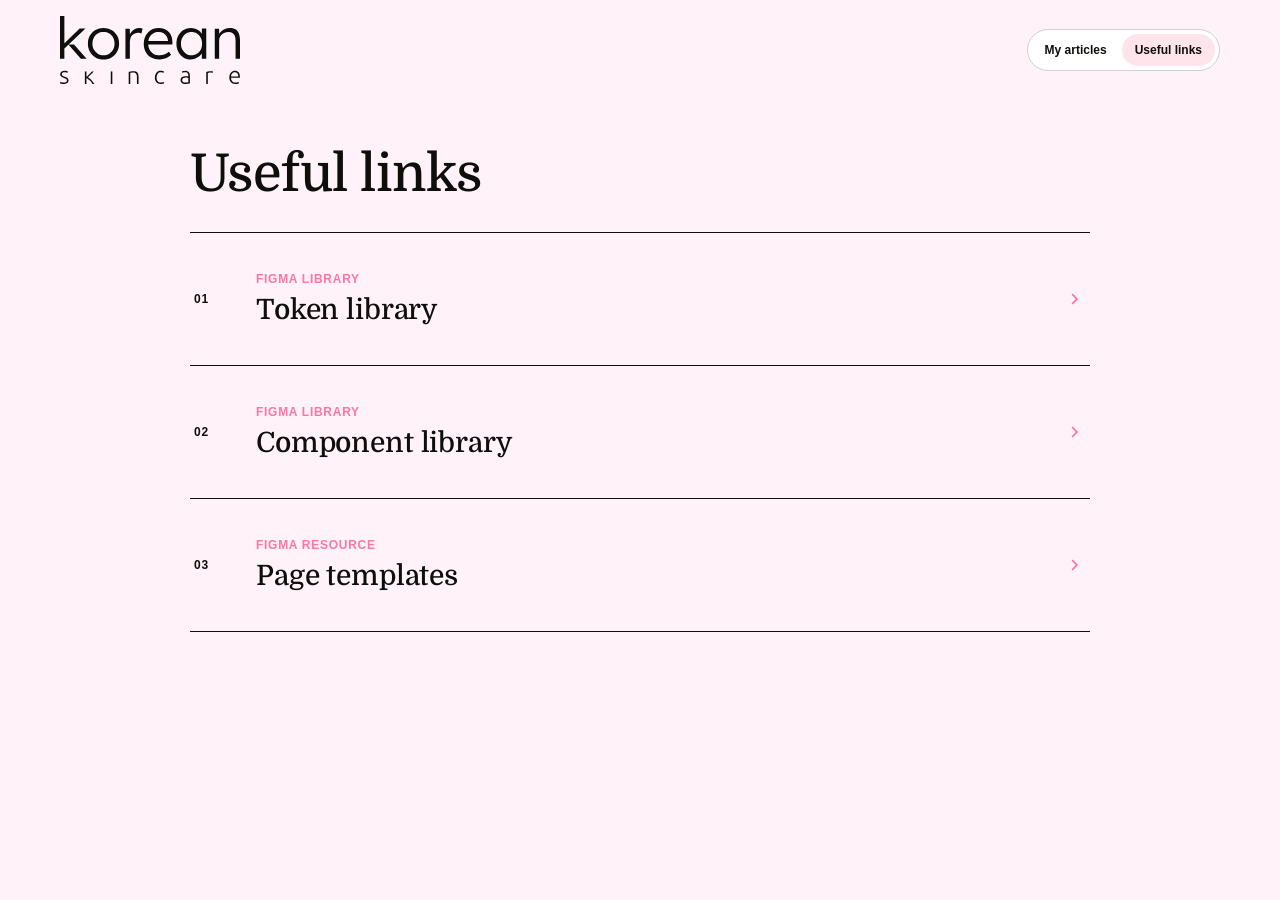
<file: useful-links/index.html>
<!doctype html>
<html lang="en">
<head>
    <meta charset="utf-8">
    <meta name="viewport" content="width=device-width, initial-scale=1">
    <title>Useful Links | Korean Skincare</title>
    <link rel="preconnect" href="https://fonts.googleapis.com">
    <link rel="preconnect" href="https://fonts.gstatic.com" crossorigin>
    <link href="https://fonts.googleapis.com/css2?family=Domine:wght@400;500;600;700&family=Manrope:wght@400;500;600;700&display=swap" rel="stylesheet">
    <link href="https://fonts.googleapis.com/css2?family=Material+Symbols+Outlined:opsz,wght,FILL,GRAD@20..48,400,0,0" rel="stylesheet">
    <link href="../css/design-tokens.css?v=20260923-1" rel="stylesheet">
    <link href="../css/resource-pages.css?v=20260923-5" rel="stylesheet">
</head>
<body class="resource-page">
    <header class="resource-header">
        <a href="../" class="ks-logo-link" aria-label="Korean Skincare home">
            <img src="../assets/logos/korean-skincare-figma.svg" alt="Korean Skincare">
        </a>
        <nav class="resource-nav" aria-label="Homepage links">
            <a href="../articles/">My articles</a>
            <a href="../useful-links/" aria-current="page">Useful links</a>
        </nav>
    </header>

    <main class="resource-main">
        <header class="resource-heading">
            <h1>Useful links</h1>
        </header>

        <div class="resource-link-list">
            <a class="resource-link-card" href="https://www.figma.com/design/pQDyeyGxT2C0uAWzM1VGzt/%25E2%259A%2599%25EF%25B8%258F-Tokens?node-id=1-75&amp;t=YuPrLRDMWneQSb2e-0" target="_blank" rel="noreferrer">
                <span class="resource-link-card__number">01</span>
                <div>
                    <p class="resource-link-card__eyebrow">Figma library</p>
                    <h2>Token library</h2>
                </div>
                <span class="resource-link-card__arrow material-symbols-outlined" aria-hidden="true">chevron_right</span>
            </a>

            <a class="resource-link-card" href="https://www.figma.com/design/inKdCyRP8iD1pxrdXLfDLO/%25F0%259F%2593%25A6-Component-Library?node-id=2023-2118&amp;t=XIWrVOb501vBOOT0-0" target="_blank" rel="noreferrer">
                <span class="resource-link-card__number">02</span>
                <div>
                    <p class="resource-link-card__eyebrow">Figma library</p>
                    <h2>Component library</h2>
                </div>
                <span class="resource-link-card__arrow material-symbols-outlined" aria-hidden="true">chevron_right</span>
            </a>

            <a class="resource-link-card" href="https://www.figma.com/design/GcTATUa1qGzRMMqeu4Cna0/%25F0%259F%2596%25A5%25EF%25B8%258F-Page-Templates?node-id=2001-171&amp;p=f&amp;t=QxQ2cWlXq43GnGck-0" target="_blank" rel="noreferrer">
                <span class="resource-link-card__number">03</span>
                <div>
                    <p class="resource-link-card__eyebrow">Figma resource</p>
                    <h2>Page templates</h2>
                </div>
                <span class="resource-link-card__arrow material-symbols-outlined" aria-hidden="true">chevron_right</span>
            </a>
        </div>
    </main>
</body>
</html>
</file>
<file: css/design-tokens.css>
/*
 * Typography tokens
 * Source: /Users/yannywang/Downloads/tokens/brand.json
 *
 * Domine is reserved for headings and the serif subtitle.
 * Poppins is used for body copy, labels, captions, and controls.
 */
:root {
    /* Brand colors — tokens/brand.json */
    --color-pink-100: #FFE4EC;
    --color-pink-200: #FFC8D9;
    --color-pink-300: #FFADC7;
    --color-pink-400: #FF91B4;
    --color-pink-500: #FF76A1;
    --color-pink-ks: #F8A2BF;
    --color-pink-cloud: #FFF3F9;
    --color-gradient-yellow: #F7D0AA;

    --gradient-180: linear-gradient(180deg, var(--color-pink-500) 0%, var(--color-pink-ks) 50%, var(--color-gradient-yellow) 100%);
    --gradient-225: linear-gradient(225deg, var(--color-pink-500) 0%, var(--color-pink-ks) 50%, var(--color-gradient-yellow) 100%);
    --gradient-270: linear-gradient(270deg, var(--color-pink-500) 0%, var(--color-pink-ks) 50%, var(--color-gradient-yellow) 100%);
    --gradient-315: linear-gradient(270deg, var(--color-pink-500) 0%, var(--color-pink-ks) 50%, var(--color-gradient-yellow) 100%);

    --color-grey-050: #F3F3F3;
    --color-grey-100: #E7E7E7;
    --color-grey-200: #CFCFCE;
    --color-grey-300: #B7B7B6;
    --color-grey-400: #9F9F9E;
    --color-grey-500: #868785;
    --color-grey-600: #6E6F6D;
    --color-grey-700: #565755;
    --color-grey-800: #3E3F3D;
    --color-grey-900: #262724;
    --color-grey-1000: #0E0F0C;
    --color-white: #fff;
    --color-white-a40: rgba(255, 255, 255, 0.4);

    /* Semantic colors — tokens/semantic.json */
    --color-text-primary: var(--color-grey-1000);
    --color-text-default: var(--color-grey-600);
    --color-text-reverse: var(--color-white);
    --color-border-pink: var(--color-pink-ks);
    --color-border-primary: var(--color-grey-200);

    /* Signal colors — tokens/brand.json */
    --color-signal-red-500: #EC0004;
    --color-signal-red-300: #FF3D40;
    --color-signal-orange: #ED6F00;
    --color-signal-green-500: #1C8563;
    --color-signal-green-300: #009C68;

    /* Component aliases — tokens/component.json */
    --color-search-border: var(--color-border-pink);
    --color-search-text: var(--color-text-default);
    --color-announce-gradient: var(--gradient-270);
    --color-announce-light: var(--color-pink-cloud);
    --color-announce-pink: var(--color-pink-500);
    --color-announce-text-primary: var(--color-text-primary);
    --color-announce-text-reverse: var(--color-text-reverse);

    --type-family-heading: 'Domine', serif;
    --type-family-body: 'Poppins', sans-serif;

    --type-h1-size: 56px;
    --type-h1-line: 64px;
    --type-h1-weight: 500;
    --type-h1-tracking: -0.01em;

    --type-h2-size: 40px;
    --type-h2-line: 48px;
    --type-h2-weight: 500;
    --type-h2-tracking: -0.005em;

    --type-h3-size: 32px;
    --type-h3-line: 40px;
    --type-h3-weight: 500;
    --type-h3-tracking: 0;

    --type-subtitle-size: 24px;
    --type-subtitle-line: 32px;
    --type-subtitle-weight: 500;
    --type-subtitle-tracking: 0;

    --type-body-lg-size: 18px;
    --type-body-lg-line: 24px;
    --type-body-md-size: 16px;
    --type-body-md-line: 22px;
    --type-body-sm-size: 14px;
    --type-body-sm-line: 20px;
    --type-body-weight: 400;
    --type-body-tracking: 0;

    --type-caption-lg-size: 12px;
    --type-caption-lg-line: 16px;
    --type-caption-md-size: 10px;
    --type-caption-md-line: 14px;
    --type-caption-sm-size: 8px;
    --type-caption-sm-line: 12px;
    --type-caption-weight: 400;
    --type-caption-tracking: 0;

    --type-button-size: 16px;
    --type-button-line: 24px;
    --type-button-weight: 700;
    --type-button-tracking: 0.05em;
}

body {
    font-family: var(--type-family-body);
    font-size: var(--type-body-md-size);
    line-height: var(--type-body-md-line) !important;
    font-weight: var(--type-body-weight) !important;
    background-color: var(--color-pink-cloud) !important;
}

.ks-logo-link {
    display: inline-flex;
    align-items: center;
    flex: 0 0 auto;
}

.ks-site-nav {
    display: flex;
    align-items: flex-start;
    width: 100%;
    min-height: 100px;
    padding: 16px 20px;
    box-sizing: border-box;
}

.department-card__icon,
.persona-icon,
.metric-icon,
.metric-item-icon,
.design-system-card__icon,
.journey-map__arrow,
.solution-flow-slider__handle,
.ds-spec-icon-item__box,
.ds-spec-banner__icon-wrap,
.ds-spec-wishlist__icon-wrap {
    display: inline-flex;
    align-items: center;
    justify-content: center;
    background: var(--color-pink-ks) !important;
    color: var(--color-grey-1000) !important;
}

.department-card__icon {
    width: 48px;
    height: 48px;
    flex: 0 0 48px;
    border-radius: 9999px;
}

.department-card__number,
.department-card__title,
.department-card__copy,
.department-card__cta {
    transition: color 0.2s ease;
}

.department-card:hover .department-card__number,
.department-card:hover .department-card__title,
.department-card:hover .department-card__copy,
.department-card:hover .department-card__cta {
    color: var(--color-pink-500) !important;
}

.department-card__chevron {
    padding: 0 !important;
    border-radius: 0;
    background: transparent !important;
    color: currentColor !important;
}

.material-symbols-outlined {
    box-sizing: content-box;
    padding: 4px;
    border-radius: 9999px;
    background: var(--color-pink-ks) !important;
    color: var(--color-grey-1000) !important;
}

.material-symbols-outlined.department-card__chevron {
    padding: 0 !important;
    border-radius: 0;
    background: transparent !important;
    color: inherit !important;
}

:where(
    .department-card__icon,
    .persona-icon,
    .metric-icon,
    .metric-item-icon,
    .design-system-card__icon,
    .journey-map__arrow,
    .solution-flow-slider__handle,
    .ds-spec-icon-item__box,
    .ds-spec-banner__icon-wrap,
    .ds-spec-wishlist__icon-wrap
) > .material-symbols-outlined {
    padding: 0;
    background: transparent !important;
}

#scroll-top {
    background: var(--color-pink-ks) !important;
    color: var(--color-grey-1000) !important;
}

#scroll-top > .material-symbols-outlined {
    background: transparent !important;
}

.fade-in {
    opacity: 1 !important;
    transform: none !important;
}

@media (min-width: 640px) {
    .ks-site-nav {
        padding-left: 40px;
        padding-right: 40px;
    }
}

@media (min-width: 768px) {
    .ks-site-nav {
        padding-left: 60px;
        padding-right: 60px;
    }
}

:where(h1, h2, h3, h4, h5, h6) {
    font-family: var(--type-family-heading);
}

:where(h1) {
    font-size: var(--type-h1-size);
    line-height: var(--type-h1-line);
    font-weight: var(--type-h1-weight);
    letter-spacing: var(--type-h1-tracking);
}

:where(h2) {
    font-size: var(--type-h2-size);
    line-height: var(--type-h2-line);
    font-weight: var(--type-h2-weight);
    letter-spacing: var(--type-h2-tracking);
}

:where(h3) {
    font-size: var(--type-h3-size);
    line-height: var(--type-h3-line);
    font-weight: var(--type-h3-weight);
    letter-spacing: var(--type-h3-tracking);
}

:where(h4, h5, h6) {
    font-size: var(--type-subtitle-size);
    line-height: var(--type-subtitle-line);
    font-weight: var(--type-subtitle-weight);
    letter-spacing: var(--type-subtitle-tracking);
}

:where(button, input, select, textarea) {
    font-family: var(--type-family-body);
}

.font-display,
.font-headline-lg,
.font-headline-lg-mobile,
.font-headline-md,
.font-subtitle-domine {
    font-family: var(--type-family-heading) !important;
}

.font-body,
.font-body-lg,
.font-body-md,
.font-body-sm,
.font-caption,
.font-label-caps,
.font-subtitle {
    font-family: var(--type-family-body) !important;
}

.font-sans {
    font-family: var(--type-family-body) !important;
}

.font-serif {
    font-family: var(--type-family-heading) !important;
}

.font-thin,
.font-extralight,
.font-light,
.font-normal {
    font-weight: 400 !important;
}

.font-medium,
.font-semibold {
    font-weight: 500 !important;
}

.font-bold,
.font-extrabold,
.font-black {
    font-weight: 700 !important;
}

.tracking-tighter,
.tracking-tight {
    letter-spacing: var(--type-h2-tracking) !important;
}

.tracking-normal,
.tracking-wide,
.tracking-wider,
.tracking-widest {
    letter-spacing: 0 !important;
}

/* Keep Tailwind's generic size utilities on the supplied token scale. */
.text-xs:not(.material-symbols-outlined) {
    font-size: var(--type-caption-lg-size) !important;
    line-height: var(--type-caption-lg-line) !important;
}

.text-sm:not(.material-symbols-outlined) {
    font-size: var(--type-body-sm-size) !important;
    line-height: var(--type-body-sm-line) !important;
}

.text-base:not(.material-symbols-outlined) {
    font-size: var(--type-body-md-size) !important;
    line-height: var(--type-body-md-line) !important;
}

.text-lg:not(.material-symbols-outlined) {
    font-size: var(--type-body-lg-size) !important;
    line-height: var(--type-body-lg-line) !important;
}

.text-xl:not(.material-symbols-outlined),
.text-2xl:not(.material-symbols-outlined) {
    font-size: var(--type-subtitle-size) !important;
    line-height: var(--type-subtitle-line) !important;
}

.text-3xl:not(.material-symbols-outlined) {
    font-size: var(--type-h3-size) !important;
    line-height: var(--type-h3-line) !important;
}

.text-4xl:not(.material-symbols-outlined) {
    font-size: var(--type-h2-size) !important;
    line-height: var(--type-h2-line) !important;
}

.text-5xl:not(.material-symbols-outlined),
.text-6xl:not(.material-symbols-outlined),
.text-7xl:not(.material-symbols-outlined),
.text-8xl:not(.material-symbols-outlined),
.text-9xl:not(.material-symbols-outlined) {
    font-size: var(--type-h1-size) !important;
    line-height: var(--type-h1-line) !important;
}

.text-display {
    font-size: var(--type-h1-size) !important;
    line-height: var(--type-h1-line) !important;
    font-weight: var(--type-h1-weight) !important;
    letter-spacing: var(--type-h1-tracking) !important;
}

.text-headline-lg {
    font-size: var(--type-h2-size) !important;
    line-height: var(--type-h2-line) !important;
    font-weight: var(--type-h2-weight) !important;
    letter-spacing: var(--type-h2-tracking) !important;
}

.text-headline-lg-mobile,
.text-headline-md {
    font-size: var(--type-h3-size) !important;
    line-height: var(--type-h3-line) !important;
    font-weight: var(--type-h3-weight) !important;
    letter-spacing: var(--type-h3-tracking) !important;
}

.text-subtitle,
.text-subtitle-domine {
    font-size: var(--type-subtitle-size) !important;
    line-height: var(--type-subtitle-line) !important;
    font-weight: var(--type-subtitle-weight) !important;
    letter-spacing: var(--type-subtitle-tracking) !important;
}

.text-body-lg {
    font-size: var(--type-body-lg-size) !important;
    line-height: var(--type-body-lg-line) !important;
    font-weight: var(--type-body-weight) !important;
}

.text-body-md {
    font-size: var(--type-body-md-size) !important;
    line-height: var(--type-body-md-line) !important;
    font-weight: var(--type-body-weight) !important;
}

.text-body-sm {
    font-size: var(--type-body-sm-size) !important;
    line-height: var(--type-body-sm-line) !important;
    font-weight: var(--type-body-weight) !important;
}

.text-caption,
.text-caption-lg {
    font-size: var(--type-caption-lg-size) !important;
    line-height: var(--type-caption-lg-line) !important;
    font-weight: var(--type-caption-weight) !important;
}

.text-caption-md,
.text-label-caps {
    font-size: var(--type-caption-md-size) !important;
    line-height: var(--type-caption-md-line) !important;
    font-weight: var(--type-caption-weight) !important;
    letter-spacing: 0 !important;
}

.text-caption-sm {
    font-size: var(--type-caption-sm-size) !important;
    line-height: var(--type-caption-sm-line) !important;
    font-weight: var(--type-caption-weight) !important;
}

.text-button,
.type-button {
    font-family: var(--type-family-body) !important;
    font-size: var(--type-button-size) !important;
    line-height: var(--type-button-line) !important;
    font-weight: var(--type-button-weight) !important;
    letter-spacing: var(--type-button-tracking) !important;
    text-transform: uppercase;
}

.type-h1 {
    font-family: var(--type-family-heading) !important;
    font-size: var(--type-h1-size) !important;
    line-height: var(--type-h1-line) !important;
    font-weight: var(--type-h1-weight) !important;
    letter-spacing: var(--type-h1-tracking) !important;
}

.type-h2 {
    font-family: var(--type-family-heading) !important;
    font-size: var(--type-h2-size) !important;
    line-height: var(--type-h2-line) !important;
    font-weight: var(--type-h2-weight) !important;
    letter-spacing: var(--type-h2-tracking) !important;
}

.type-h3 {
    font-family: var(--type-family-heading) !important;
    font-size: var(--type-h3-size) !important;
    line-height: var(--type-h3-line) !important;
    font-weight: var(--type-h3-weight) !important;
    letter-spacing: var(--type-h3-tracking) !important;
}

.type-subtitle,
.type-subtitle-domine {
    font-size: var(--type-subtitle-size) !important;
    line-height: var(--type-subtitle-line) !important;
    font-weight: var(--type-subtitle-weight) !important;
    letter-spacing: 0 !important;
}

.type-subtitle {
    font-family: var(--type-family-body) !important;
}

.type-subtitle-domine {
    font-family: var(--type-family-heading) !important;
}

.type-body-lg,
.type-body-md,
.type-body-sm,
.type-caption-lg,
.type-caption-md,
.type-caption-sm {
    font-family: var(--type-family-body) !important;
    font-weight: var(--type-body-weight) !important;
    letter-spacing: 0 !important;
}

.type-body-lg {
    font-size: var(--type-body-lg-size) !important;
    line-height: var(--type-body-lg-line) !important;
}

.type-body-md {
    font-size: var(--type-body-md-size) !important;
    line-height: var(--type-body-md-line) !important;
}

.type-body-sm {
    font-size: var(--type-body-sm-size) !important;
    line-height: var(--type-body-sm-line) !important;
}

.type-caption-lg {
    font-size: var(--type-caption-lg-size) !important;
    line-height: var(--type-caption-lg-line) !important;
}

.type-caption-md {
    font-size: var(--type-caption-md-size) !important;
    line-height: var(--type-caption-md-line) !important;
}

.type-caption-sm {
    font-size: var(--type-caption-sm-size) !important;
    line-height: var(--type-caption-sm-line) !important;
}

@media (max-width: 767px) {
    .text-display {
        font-size: var(--type-h2-size) !important;
        line-height: var(--type-h2-line) !important;
        letter-spacing: var(--type-h2-tracking) !important;
    }
}

@media (min-width: 640px) {
    .sm\:text-sm:not(.material-symbols-outlined) {
        font-size: var(--type-body-sm-size) !important;
        line-height: var(--type-body-sm-line) !important;
    }

    .sm\:text-base:not(.material-symbols-outlined) {
        font-size: var(--type-body-md-size) !important;
        line-height: var(--type-body-md-line) !important;
    }

    .sm\:text-lg:not(.material-symbols-outlined) {
        font-size: var(--type-body-lg-size) !important;
        line-height: var(--type-body-lg-line) !important;
    }

    .sm\:text-xl:not(.material-symbols-outlined),
    .sm\:text-2xl:not(.material-symbols-outlined) {
        font-size: var(--type-subtitle-size) !important;
        line-height: var(--type-subtitle-line) !important;
    }

    .sm\:text-3xl:not(.material-symbols-outlined) {
        font-size: var(--type-h3-size) !important;
        line-height: var(--type-h3-line) !important;
    }

    .sm\:text-4xl:not(.material-symbols-outlined) {
        font-size: var(--type-h2-size) !important;
        line-height: var(--type-h2-line) !important;
    }

    .sm\:text-5xl:not(.material-symbols-outlined),
    .sm\:text-6xl:not(.material-symbols-outlined) {
        font-size: var(--type-h1-size) !important;
        line-height: var(--type-h1-line) !important;
    }
}

@media (min-width: 768px) {
    .md\:text-sm:not(.material-symbols-outlined) {
        font-size: var(--type-body-sm-size) !important;
        line-height: var(--type-body-sm-line) !important;
    }

    .md\:text-base:not(.material-symbols-outlined) {
        font-size: var(--type-body-md-size) !important;
        line-height: var(--type-body-md-line) !important;
    }

    .md\:text-lg:not(.material-symbols-outlined) {
        font-size: var(--type-body-lg-size) !important;
        line-height: var(--type-body-lg-line) !important;
    }

    .md\:text-xl:not(.material-symbols-outlined),
    .md\:text-2xl:not(.material-symbols-outlined) {
        font-size: var(--type-subtitle-size) !important;
        line-height: var(--type-subtitle-line) !important;
    }

    .md\:text-3xl:not(.material-symbols-outlined) {
        font-size: var(--type-h3-size) !important;
        line-height: var(--type-h3-line) !important;
    }

    .md\:text-4xl:not(.material-symbols-outlined) {
        font-size: var(--type-h2-size) !important;
        line-height: var(--type-h2-line) !important;
    }

    .md\:text-5xl:not(.material-symbols-outlined),
    .md\:text-6xl:not(.material-symbols-outlined) {
        font-size: var(--type-h1-size) !important;
        line-height: var(--type-h1-line) !important;
    }
}
</file>
<file: css/resource-pages.css>
.resource-page {
    min-height: 100vh;
    margin: 0;
    color: var(--color-grey-1000);
    background: var(--color-pink-cloud);
}

.resource-header {
    display: flex;
    align-items: center;
    justify-content: space-between;
    gap: 24px;
    min-height: 100px;
    padding: 16px 20px;
    box-sizing: border-box;
}

.resource-nav {
    display: flex;
    align-items: center;
    justify-content: flex-end;
    gap: 2px;
    padding: 4px;
    border: 1px solid var(--color-border-primary);
    border-radius: 9999px;
    background: var(--color-white);
}

.resource-nav a {
    display: inline-flex;
    align-items: center;
    gap: 7px;
    padding: 9px 13px;
    border-radius: 9999px;
    color: var(--color-grey-1000);
    font-size: 12px;
    line-height: 1.2;
    font-weight: 600;
    text-decoration: none;
    transition: background 160ms ease, color 160ms ease;
}

.resource-nav a span {
    color: var(--color-pink-500);
    font-size: 9px;
    font-weight: 700;
}

.resource-nav a:hover,
.resource-nav a:focus-visible,
.resource-nav a[aria-current="page"] {
    background: var(--color-pink-100);
    color: var(--color-grey-1000);
}

.resource-main {
    width: min(calc(100% - 64px), 900px);
    margin: 48px auto 100px;
}

.resource-main--blank {
    min-height: 60vh;
}

.resource-heading {
    margin-bottom: 32px;
}

.resource-heading h1 {
    margin: 0;
    font-family: var(--type-family-heading);
    font-size: clamp(36px, 5vw, 52px);
    line-height: 1;
    font-weight: 500;
}

.resource-link-list {
    display: grid;
    border-top: 1px solid var(--color-grey-1000);
}

.resource-link-card {
    display: grid;
    grid-template-columns: 44px minmax(0, 1fr) auto;
    gap: 18px;
    align-items: center;
    min-height: 96px;
    padding: 18px 4px;
    border-bottom: 1px solid var(--color-grey-1000);
    color: var(--color-grey-1000);
    text-decoration: none;
}

.resource-link-card__number,
.resource-link-card__eyebrow {
    font-size: 12px;
    line-height: 1.2;
    font-weight: 700;
    letter-spacing: 0.06em;
    text-transform: uppercase;
}

.resource-link-card__eyebrow {
    margin: 0 0 8px;
    color: var(--color-pink-500);
}

.resource-link-card h2 {
    margin: 0;
    font-family: var(--type-family-heading);
    font-size: clamp(21px, 3vw, 28px);
    line-height: 1.15;
    font-weight: 500;
}

.resource-link-card__arrow {
    color: var(--color-pink-500);
    font-size: 22px;
    transition: transform 160ms ease;
}

.resource-link-card__arrow.material-symbols-outlined {
    box-sizing: border-box;
    padding: 0 !important;
    border-radius: 0;
    background: transparent !important;
    color: var(--color-pink-500) !important;
    line-height: 1;
}

.resource-link-card:hover .resource-link-card__arrow,
.resource-link-card:focus-visible .resource-link-card__arrow {
    transform: translateX(3px);
}

@media (min-width: 640px) {
    .resource-header {
        padding-right: 40px;
        padding-left: 40px;
    }
}

@media (min-width: 768px) {
    .resource-header {
        padding-right: 60px;
        padding-left: 60px;
    }
}

@media (max-width: 560px) {
    .resource-nav {
        gap: 0;
    }

    .resource-nav a {
        padding: 8px 10px;
        font-size: 11px;
    }

    .resource-main {
        width: min(calc(100% - 40px), 900px);
        margin-top: 40px;
    }

    .resource-link-card {
        grid-template-columns: 34px minmax(0, 1fr) auto;
        gap: 12px;
        min-height: 88px;
    }
}
</file>
<file: css/creative.css>
* {
    box-sizing: border-box;
}

html {
    scroll-behavior: smooth;
}

body {
    margin: 0;
    color: var(--color-text-primary);
}

a {
    color: inherit;
    text-decoration: none;
}

.creative-header {
    display: flex;
    align-items: center;
    justify-content: space-between;
    min-height: 100px;
    padding: 16px 20px;
    background: color-mix(in srgb, var(--color-pink-cloud) 88%, transparent);
}

.back-link {
    display: inline-flex;
    align-items: center;
    gap: 4px;
    color: var(--color-text-default);
    font-size: var(--type-body-sm-size);
    line-height: var(--type-body-sm-line);
    transition: color 0.2s ease;
}

.back-link:hover {
    color: var(--color-pink-500);
}

.plain-chevron.material-symbols-outlined {
    padding: 0 !important;
    border-radius: 0;
    background: transparent !important;
    color: inherit !important;
}

main,
footer {
    width: min(100%, 1280px);
    margin: 0 auto;
    padding-right: 20px;
    padding-left: 20px;
}

.creative-hero {
    padding: 88px 0 72px;
    border-bottom: 1px solid var(--color-border-primary);
}

.creative-hero h1,
.creative-workflow-section h2 {
    margin: 0;
    font-family: var(--type-family-heading);
    font-weight: 500;
}

.creative-hero h1 {
    font-size: clamp(44px, 7vw, var(--type-h1-size));
    line-height: 1.1;
    letter-spacing: var(--type-h1-tracking);
}

.creative-hero p {
    max-width: 860px;
    margin: 24px 0 0;
    color: var(--color-text-default);
    font-size: var(--type-body-lg-size);
    line-height: var(--type-body-lg-line);
}

.creative-workflow-section {
    padding: 72px 0 112px;
}

.creative-workflow-section h2 {
    margin-bottom: 32px;
    font-size: var(--type-h2-size);
    line-height: var(--type-h2-line);
    letter-spacing: var(--type-h2-tracking);
}

.workflow-scroll {
    overflow-x: auto;
    border: 1px solid var(--color-border-primary);
    border-radius: 18px;
    background: var(--color-white);
    box-shadow: 0 12px 32px color-mix(in srgb, var(--color-grey-1000) 4%, transparent);
    scrollbar-color: var(--color-pink-500) transparent;
    scrollbar-width: thin;
}

.workflow-canvas {
    position: relative;
    width: max(100%, 1180px);
    height: 690px;
    overflow: hidden;
}

.workflow-lane {
    position: absolute;
    right: 0;
    left: 0;
}

.workflow-lane--creative {
    top: 0;
    height: 214px;
    background: color-mix(in srgb, var(--color-pink-100) 32%, var(--color-white));
}

.workflow-lane--ux {
    top: 214px;
    height: 346px;
    border-top: 1px solid var(--color-border-primary);
    background: var(--color-white);
}

.workflow-lane--outputs {
    top: 560px;
    height: 130px;
    border-top: 1px solid var(--color-border-primary);
    background: var(--color-grey-050);
}

.workflow-lane-label {
    position: absolute;
    left: 24px;
    z-index: 2;
    display: grid;
    width: 130px;
}

.workflow-lane-label--creative {
    top: 96px;
}

.workflow-lane-label--ux {
    top: 340px;
}

.workflow-lane-label--outputs {
    top: 610px;
}

.workflow-lane-label span {
    color: var(--color-pink-500);
    font-size: var(--type-caption-lg-size);
    line-height: var(--type-caption-lg-line);
    font-weight: 700;
    text-transform: uppercase;
}

.workflow-lane-label strong {
    margin-top: 4px;
    font-family: var(--type-family-heading);
    font-size: var(--type-body-lg-size);
    line-height: var(--type-body-lg-line);
    font-weight: 500;
}

.workflow-connectors {
    position: absolute;
    z-index: 1;
    inset: 0;
    width: 1180px;
    height: 690px;
    pointer-events: none;
}

.workflow-connectors > path {
    fill: none;
    stroke: var(--color-grey-1000);
    stroke-width: 1.5;
    marker-end: url("#creative-workflow-arrow");
}

.workflow-connectors marker path {
    fill: var(--color-grey-1000);
}

.workflow-connectors > .workflow-loop {
    stroke-dasharray: 5 5;
}

.workflow-connectors > .workflow-branch {
    marker-end: none;
}

.workflow-node {
    position: absolute;
    z-index: 2;
    display: flex;
    flex-direction: column;
    justify-content: center;
    width: 130px;
    min-height: 56px;
    padding: 10px 12px;
    border: 1px solid var(--color-border-primary);
    border-radius: 10px;
    background: var(--color-white);
    box-shadow: 0 5px 14px color-mix(in srgb, var(--color-grey-1000) 6%, transparent);
}

.workflow-node strong {
    font-size: var(--type-body-sm-size);
    line-height: 18px;
    font-weight: 500;
}

.workflow-node--creative {
    border-color: var(--color-pink-ks);
    background: var(--color-pink-100);
}

.node-visual-baseline {
    top: 100px;
    left: 280px;
}

.node-reusable-foundations {
    top: 330px;
    left: 500px;
}

.node-accessibility {
    top: 330px;
    left: 770px;
}

.feedback-label {
    position: absolute;
    z-index: 2;
    top: 51px;
    left: 545px;
    padding: 3px 8px;
    background: color-mix(in srgb, var(--color-pink-100) 32%, var(--color-white));
    color: var(--color-text-default);
    font-size: var(--type-caption-lg-size);
    line-height: var(--type-caption-lg-line);
    font-weight: 700;
}

.workflow-output {
    position: absolute;
    top: 596px;
    z-index: 2;
    display: flex;
    align-items: center;
    justify-content: center;
    width: 112px;
    min-height: 42px;
    padding: 8px 10px;
    border: 1px solid var(--color-pink-ks);
    border-radius: 9999px;
    background: var(--color-pink-cloud);
    color: var(--color-grey-1000);
    font-size: var(--type-caption-lg-size);
    line-height: var(--type-caption-lg-line);
    font-weight: 500;
    text-align: center;
}

.output-components {
    left: 414px;
}

.output-typography {
    left: 604px;
}

.output-color {
    left: 794px;
}

.figma-guide-section {
    padding: 72px 0;
    border-bottom: 1px solid var(--color-border-primary);
}

.guide-heading {
    max-width: 760px;
    margin-bottom: 32px;
}

.guide-heading h2,
.guide-step h3 {
    margin: 0;
    font-family: var(--type-family-heading);
    font-weight: 500;
}

.guide-heading h2 {
    font-size: var(--type-h2-size);
    line-height: var(--type-h2-line);
    letter-spacing: var(--type-h2-tracking);
}

.guide-heading p {
    margin: 14px 0 0;
    color: var(--color-text-default);
    font-size: var(--type-body-lg-size);
    line-height: var(--type-body-lg-line);
}

.guide-list {
    display: grid;
    grid-template-columns: repeat(2, minmax(0, 1fr));
    gap: 24px;
}

.guide-step {
    display: grid;
    grid-template-columns: minmax(280px, 0.8fr) minmax(420px, 1.2fr);
    gap: 48px;
    align-items: start;
    padding: 32px;
    border: 1px solid var(--color-border-primary);
    border-radius: 18px;
    background: var(--color-white);
    box-shadow: 0 12px 32px color-mix(in srgb, var(--color-grey-1000) 4%, transparent);
}

.guide-step:first-child {
    grid-column: 1 / -1;
}

.guide-step:not(:first-child) {
    grid-template-columns: 1fr;
    gap: 28px;
}

.guide-step:not(:first-child) .guide-step__copy {
    min-height: 190px;
}

.guide-step:not(:first-child) .guide-static-image {
    height: auto;
    aspect-ratio: 1 / 1;
}

.guide-step__number {
    display: block;
    margin-bottom: 14px;
    color: var(--color-pink-500);
    font-size: var(--type-caption-lg-size);
    line-height: var(--type-caption-lg-line);
    font-weight: 700;
}

.guide-step h3 {
    font-size: var(--type-subtitle-size);
    line-height: var(--type-subtitle-line);
}

.guide-step__copy > p {
    margin: 14px 0 0;
    color: var(--color-text-default);
    font-size: var(--type-body-md-size);
    line-height: var(--type-body-md-line);
}

.guide-instructions {
    display: grid;
    gap: 10px;
    margin: 18px 0 0;
    padding-left: 22px;
    color: var(--color-text-default);
    font-size: var(--type-body-sm-size);
    line-height: var(--type-body-sm-line);
}

.guide-instructions strong {
    color: var(--color-grey-1000);
}

.guide-image-note {
    margin-top: 28px;
    padding: 16px;
    border-left: 3px solid var(--color-pink-500);
    background: var(--color-pink-100);
}

.guide-image-note strong {
    font-size: var(--type-body-sm-size);
    line-height: var(--type-body-sm-line);
}

.guide-image-note p {
    margin: 6px 0 0;
    color: var(--color-text-default);
    font-size: var(--type-body-sm-size);
    line-height: var(--type-body-sm-line);
}

.guide-placeholder {
    margin: 0;
}

.guide-static-image {
    display: grid;
    place-items: center;
    height: 300px;
    overflow: hidden;
    border: 1px solid var(--color-border-primary);
    border-radius: 14px;
    background: var(--color-white);
    cursor: zoom-in;
    transition: border-color 0.2s ease, transform 0.2s ease;
}

.guide-static-image:hover {
    border-color: var(--color-pink-500);
    transform: translateY(-2px);
}

.guide-static-image img {
    display: block;
    width: calc(100% - 20px);
    height: calc(100% - 20px);
    object-fit: contain;
}

.guide-carousel {
    position: relative;
    display: grid;
    grid-template-columns: 42px minmax(0, 1fr) 42px;
    align-items: center;
    gap: 10px;
    padding-bottom: 28px;
}

.guide-carousel:focus-visible {
    outline: 3px solid var(--color-pink-300);
    outline-offset: 4px;
}

.guide-carousel__viewport {
    height: 270px;
    overflow: hidden;
    border: 1px solid var(--color-border-primary);
    border-radius: 14px;
    background: var(--color-white);
}

.guide-carousel__slide {
    display: grid;
    place-items: center;
    width: 100%;
    height: 100%;
    cursor: zoom-in;
}

.guide-carousel__slide[hidden] {
    display: none;
}

.guide-carousel__slide img {
    display: block;
    width: calc(100% - 24px);
    height: calc(100% - 24px);
    object-fit: contain;
}

.guide-carousel__arrow {
    display: inline-flex;
    align-items: center;
    justify-content: center;
    width: 42px;
    height: 42px;
    padding: 0;
    border: 1px solid var(--color-grey-1000);
    border-radius: 50%;
    background: var(--color-grey-1000);
    color: var(--color-white);
    cursor: pointer;
    transition: background 0.2s ease, border-color 0.2s ease, color 0.2s ease;
}

.guide-carousel__arrow:hover {
    border-color: var(--color-pink-500);
    background: var(--color-pink-ks);
    color: var(--color-grey-1000);
}

.guide-carousel__arrow .material-symbols-outlined {
    padding: 0 !important;
    background: transparent !important;
    color: inherit !important;
    font-size: 24px !important;
}

.guide-carousel__dots {
    position: absolute;
    right: 0;
    bottom: 0;
    left: 0;
    display: flex;
    justify-content: center;
    gap: 8px;
}

.guide-carousel__dots button {
    width: 8px;
    height: 8px;
    padding: 0;
    border: 0;
    border-radius: 50%;
    background: var(--color-border-primary);
    cursor: pointer;
    transition: background 0.2s ease, transform 0.2s ease;
}

.guide-carousel__dots button.is-active {
    background: var(--color-pink-500);
    transform: scale(1.25);
}

.placeholder-window {
    overflow: hidden;
    border: 1px solid var(--color-border-primary);
    border-radius: 14px;
    background: var(--color-white);
}

.placeholder-toolbar {
    display: flex;
    align-items: center;
    gap: 6px;
    height: 34px;
    padding: 0 12px;
    border-bottom: 1px solid var(--color-border-primary);
    background: var(--color-grey-1000);
}

.placeholder-toolbar span {
    width: 7px;
    height: 7px;
    border-radius: 50%;
    background: var(--color-pink-ks);
}

.placeholder-body {
    display: grid;
    grid-template-columns: 34% 66%;
    min-height: 260px;
}

.placeholder-sidebar {
    padding: 16px 12px;
    border-right: 1px solid var(--color-border-primary);
    background: color-mix(in srgb, var(--color-pink-100) 32%, var(--color-white));
}

.placeholder-tabs {
    display: flex;
    gap: 16px;
    margin-bottom: 16px;
    font-size: var(--type-caption-lg-size);
    line-height: var(--type-caption-lg-line);
}

.placeholder-tabs strong {
    padding-bottom: 4px;
    border-bottom: 2px solid var(--color-pink-500);
}

.placeholder-library-row {
    display: flex;
    align-items: center;
    justify-content: space-between;
    gap: 8px;
    margin-bottom: 10px;
    color: var(--color-grey-1000);
    font-size: var(--type-caption-lg-size);
    line-height: var(--type-caption-lg-line);
    font-weight: 700;
}

.placeholder-library-row .material-symbols-outlined {
    padding: 0 !important;
    background: transparent !important;
    color: var(--color-grey-1000) !important;
    font-size: 16px !important;
}

.placeholder-search,
.placeholder-component {
    border-radius: 6px;
    background: var(--color-white);
}

.placeholder-search {
    height: 26px;
    margin-bottom: 14px;
    border: 1px solid var(--color-border-primary);
}

.placeholder-component {
    height: 42px;
    margin-top: 8px;
    border: 1px solid color-mix(in srgb, var(--color-pink-500) 45%, var(--color-border-primary));
}

.placeholder-canvas {
    display: grid;
    place-content: center;
    justify-items: center;
    gap: 8px;
    background-image:
        linear-gradient(var(--color-border-primary) 1px, transparent 1px),
        linear-gradient(90deg, var(--color-border-primary) 1px, transparent 1px);
    background-size: 24px 24px;
}

.placeholder-canvas .material-symbols-outlined {
    background: var(--color-pink-ks);
}

.placeholder-canvas div {
    padding: 12px 18px;
    border: 1px solid var(--color-pink-500);
    border-radius: 10px;
    background: var(--color-white);
    font-size: var(--type-body-sm-size);
    line-height: var(--type-body-sm-line);
    font-weight: 700;
}

.placeholder-body--inspector {
    grid-template-columns: 66% 34%;
}

.placeholder-inspector {
    display: grid;
    align-content: start;
    gap: 10px;
    padding: 18px 14px;
    border-left: 1px solid var(--color-border-primary);
    background: color-mix(in srgb, var(--color-pink-100) 24%, var(--color-white));
}

.placeholder-inspector > strong {
    font-size: var(--type-body-sm-size);
    line-height: var(--type-body-sm-line);
}

.placeholder-search--label {
    display: flex;
    align-items: center;
    margin: 0;
    padding: 0 8px;
    color: var(--color-text-default);
    font-size: var(--type-caption-lg-size);
    line-height: var(--type-caption-lg-line);
}

.placeholder-token {
    display: flex;
    align-items: center;
    gap: 8px;
    padding: 7px 8px;
    border: 1px solid var(--color-border-primary);
    border-radius: 7px;
    background: var(--color-white);
    font-size: var(--type-caption-lg-size);
    line-height: var(--type-caption-lg-line);
    font-weight: 700;
}

.placeholder-token i {
    width: 16px;
    height: 16px;
    border-radius: 4px;
    background: var(--color-pink-ks);
}

.placeholder-token:nth-of-type(2) i {
    background: var(--color-grey-1000);
}

.placeholder-token--gradient i {
    background: linear-gradient(135deg, var(--color-pink-100), var(--color-pink-500));
}

.placeholder-color-object {
    min-width: 150px;
    min-height: 92px;
    background: var(--color-pink-ks) !important;
}

.placeholder-type-sample {
    display: grid;
    gap: 8px;
    min-width: 210px;
    text-align: left;
}

.placeholder-type-sample strong {
    font-family: var(--type-family-heading);
    font-size: var(--type-subtitle-size);
    line-height: var(--type-subtitle-line);
    font-weight: 500;
}

.placeholder-type-sample span {
    color: var(--color-text-default);
    font-size: var(--type-body-sm-size);
    line-height: var(--type-body-sm-line);
}

.placeholder-type-style {
    padding: 8px;
    border: 1px solid var(--color-border-primary);
    border-radius: 7px;
    background: var(--color-white);
    font-size: var(--type-caption-lg-size);
    line-height: var(--type-caption-lg-line);
}

.placeholder-type-style.is-selected {
    border-color: var(--color-pink-500);
    background: var(--color-pink-100);
    font-weight: 700;
}

.guide-placeholder figcaption {
    margin-top: 10px;
    color: var(--color-text-default);
    font-size: var(--type-caption-lg-size);
    line-height: var(--type-caption-lg-line);
}

footer {
    display: flex;
    align-items: center;
    justify-content: space-between;
    gap: 24px;
    padding-top: 28px;
    padding-bottom: 36px;
    color: var(--color-text-default);
    font-size: var(--type-body-sm-size);
    line-height: var(--type-body-sm-line);
}

footer a {
    color: var(--color-grey-1000);
    font-weight: 700;
}

footer a:hover {
    color: var(--color-pink-500);
}

@media (min-width: 640px) {
    .creative-header {
        padding-right: 40px;
        padding-left: 40px;
    }
}

@media (min-width: 768px) {
    .creative-header {
        padding-right: 60px;
        padding-left: 60px;
    }
}

@media (max-width: 900px) {
    .guide-list {
        grid-template-columns: 1fr;
    }

    .guide-step {
        grid-template-columns: 1fr;
    }

    .guide-step:not(:first-child) .guide-step__copy {
        min-height: 0;
    }
}

@media (max-width: 680px) {
    .creative-header {
        min-height: 82px;
    }

    .creative-hero {
        padding: 64px 0 52px;
    }

    .creative-workflow-section {
        padding: 52px 0;
    }

    .figma-guide-section {
        padding: 52px 0;
    }

    .guide-step {
        gap: 32px;
        padding: 22px;
    }

    .guide-carousel {
        grid-template-columns: 36px minmax(0, 1fr) 36px;
        gap: 6px;
    }

    .guide-carousel__viewport {
        height: 300px;
    }

    .guide-carousel__arrow {
        width: 36px;
        height: 36px;
    }

    .placeholder-body {
        min-height: 220px;
    }

    footer {
        align-items: flex-start;
        flex-direction: column;
    }
}
</file>
<file: css/customer-service.css>
* {
    box-sizing: border-box;
}

html {
    scroll-behavior: smooth;
}

body {
    margin: 0;
    color: var(--color-text-primary);
}

button,
input,
select,
textarea {
    font: inherit;
}

a {
    color: inherit;
    text-decoration: none;
}

.cs-header {
    display: flex;
    align-items: center;
    justify-content: space-between;
    min-height: 100px;
    padding: 16px 20px;
    background: color-mix(in srgb, var(--color-pink-cloud) 88%, transparent);
}

.back-link {
    display: inline-flex;
    align-items: center;
    gap: 4px;
    color: var(--color-text-default);
    font-size: var(--type-body-sm-size);
    line-height: var(--type-body-sm-line);
    transition: color 0.2s ease;
}

.back-link:hover {
    color: var(--color-pink-500);
}

.plain-chevron.material-symbols-outlined {
    padding: 0 !important;
    border-radius: 0;
    background: transparent !important;
    color: inherit !important;
}

main,
footer {
    width: min(100%, 1280px);
    margin: 0 auto;
    padding-right: 20px;
    padding-left: 20px;
}

.cs-hero {
    padding: 88px 0 72px;
    border-bottom: 1px solid var(--color-border-primary);
}

.cs-hero h1,
.cs-section h2,
.cs-section h3,
.history-heading h3 {
    margin: 0;
    font-family: var(--type-family-heading);
    font-weight: 500;
}

.cs-hero h1 {
    font-size: clamp(44px, 7vw, var(--type-h1-size));
    line-height: 1.1;
    letter-spacing: var(--type-h1-tracking);
}

.cs-hero p {
    max-width: 860px;
    margin: 24px 0 0;
    color: var(--color-text-default);
    font-size: var(--type-body-lg-size);
    line-height: var(--type-body-lg-line);
}

.cs-section {
    padding: 72px 0;
}

.cs-section h2 {
    font-size: var(--type-h2-size);
    line-height: var(--type-h2-line);
    letter-spacing: var(--type-h2-tracking);
}

.section-heading {
    max-width: 780px;
    margin-bottom: 32px;
}

.section-heading > p,
.section-heading > div > p {
    margin: 14px 0 0;
    color: var(--color-text-default);
    font-size: var(--type-body-lg-size);
    line-height: var(--type-body-lg-line);
}

.meeting-card,
.question-block,
.input-grid article,
.goal-card,
.handoff-form,
.history-section {
    border: 1px solid var(--color-border-primary);
    border-radius: 16px;
    background: var(--color-white);
    box-shadow: 0 12px 32px color-mix(in srgb, var(--color-grey-1000) 4%, transparent);
}

.meeting-card {
    display: grid;
    grid-template-columns: auto minmax(0, 1fr) auto;
    align-items: center;
    gap: 18px;
    width: 100%;
    margin-top: 32px;
    padding: 18px 20px;
    border-color: var(--color-pink-500);
    transition: border-color 0.2s ease, transform 0.2s ease;
}

.meeting-card:hover {
    border-color: var(--color-grey-1000);
    transform: translateY(-2px);
}

.meeting-card__copy {
    min-width: 0;
}

.meeting-card__meta {
    display: flex;
    align-items: center;
    gap: 8px;
    color: var(--color-text-default);
    font-size: var(--type-caption-lg-size);
    line-height: var(--type-caption-lg-line);
    white-space: nowrap;
}

.meeting-card__meta .material-symbols-outlined {
    margin: 0;
}

.meeting-card h3 {
    font-size: var(--type-body-lg-size);
    line-height: var(--type-body-lg-line);
}

.meeting-card__copy p {
    margin: 4px 0 0;
    color: var(--color-text-default);
    font-size: var(--type-body-sm-size);
    line-height: var(--type-body-sm-line);
}

.question-block {
    padding: 30px;
}

.question-block h3,
.goal-card h3,
.history-heading h3 {
    font-size: var(--type-subtitle-size);
    line-height: var(--type-subtitle-line);
}

.question-block ol {
    display: grid;
    grid-template-columns: repeat(2, minmax(0, 1fr));
    gap: 16px;
    margin: 24px 0 0;
    padding: 0;
    list-style: none;
    counter-reset: questions;
}

.question-block li {
    position: relative;
    min-height: 100px;
    padding: 22px 22px 22px 62px;
    border-radius: 12px;
    background: var(--color-pink-cloud);
    counter-increment: questions;
}

.question-block li::before {
    position: absolute;
    top: 20px;
    left: 22px;
    color: var(--color-pink-500);
    font-family: var(--type-family-heading);
    content: "0" counter(questions);
}

.input-grid {
    display: grid;
    grid-template-columns: repeat(3, minmax(0, 1fr));
    gap: 16px;
    margin-top: 20px;
}

.input-grid article {
    padding: 26px;
}

.input-grid article > .material-symbols-outlined {
    margin-bottom: 28px;
}

.input-grid h3 {
    font-size: var(--type-body-lg-size);
    line-height: var(--type-body-lg-line);
}

.input-grid p,
.goal-card > p:last-child {
    margin: 12px 0 0;
    color: var(--color-text-default);
    font-size: var(--type-body-sm-size);
    line-height: var(--type-body-sm-line);
}

.goals-layout {
    display: grid;
    grid-template-columns: minmax(0, 1.25fr) minmax(0, 0.75fr);
    gap: 20px;
}

.goal-card {
    padding: 30px;
}

.goal-card__label {
    margin: 0 0 24px;
    color: var(--color-pink-500);
    font-size: var(--type-caption-lg-size);
    line-height: var(--type-caption-lg-line);
    font-weight: 700;
    text-transform: uppercase;
}

.goal-tags {
    display: flex;
    flex-wrap: wrap;
    gap: 10px;
}

.goal-tags span {
    padding: 9px 14px;
    border: 1px solid var(--color-pink-ks);
    border-radius: 9999px;
    background: var(--color-pink-cloud);
    font-size: var(--type-body-sm-size);
    line-height: var(--type-body-sm-line);
}

.goal-card--user {
    background: var(--color-pink-ks);
}

.goal-card--user .goal-card__label,
.goal-card--user > p:last-child {
    color: var(--color-grey-1000);
}

.handoff-heading {
    display: flex;
    align-items: flex-end;
    justify-content: space-between;
    gap: 32px;
    max-width: none;
}

.handoff-heading > div {
    max-width: 760px;
}

.drive-history {
    display: grid;
    grid-template-columns: auto minmax(0, 1fr) auto;
    align-items: center;
    gap: 20px;
}

.drive-history__icon {
    display: grid;
    place-items: center;
    width: 54px;
    height: 54px;
    border-radius: 14px;
    background: var(--color-pink-cloud);
    color: var(--color-grey-1000);
    font-size: 28px;
}

.drive-history__copy h3 {
    margin: 0;
    font-family: var(--type-family-heading);
    font-size: var(--type-body-lg-size);
    line-height: var(--type-body-lg-line);
    font-weight: 500;
}

.drive-history__copy p {
    max-width: 660px;
    margin: 6px 0 0;
    color: var(--color-text-default);
    font-size: var(--type-body-sm-size);
    line-height: var(--type-body-sm-line);
}

.drive-history__button {
    display: inline-flex;
    align-items: center;
    justify-content: center;
    gap: 8px;
    min-height: 44px;
    padding: 0 18px;
    border: 1px solid var(--color-grey-1000);
    border-radius: 9999px;
    background: var(--color-grey-1000);
    color: var(--color-white);
    font-size: var(--type-body-sm-size);
    line-height: 1;
    font-weight: 700;
    white-space: nowrap;
    transition: background 0.2s ease, border-color 0.2s ease, color 0.2s ease;
}

.drive-history__button:hover {
    border-color: var(--color-pink-500);
    background: var(--color-pink-ks);
    color: var(--color-grey-1000);
}

.drive-history__button[aria-disabled="true"] {
    cursor: not-allowed;
    opacity: 0.45;
}

.drive-history__button .material-symbols-outlined {
    font-size: 18px;
}

.form-honeypot {
    position: absolute !important;
    width: 1px;
    height: 1px;
    overflow: hidden;
    clip: rect(0 0 0 0);
    clip-path: inset(50%);
    white-space: nowrap;
}

.handoff-tabs {
    display: flex;
    gap: 28px;
    margin-bottom: 22px;
}

.handoff-tab {
    padding: 8px 0;
    border: 0;
    background: transparent;
    color: var(--color-text-default);
    cursor: pointer;
    font-size: var(--type-body-sm-size);
    line-height: var(--type-body-sm-line);
    font-weight: 700;
}

.handoff-tab:hover {
    color: var(--color-pink-500);
}

.handoff-tab.is-active {
    box-shadow: inset 0 -2px var(--color-pink-500);
    color: var(--color-grey-1000);
}

.handoff-panel[hidden] {
    display: none !important;
}

.handoff-form {
    display: grid;
    gap: 22px;
    padding: 32px;
}

.form-grid {
    display: grid;
    grid-template-columns: repeat(2, minmax(0, 1fr));
    gap: 20px;
}

.handoff-form label {
    display: grid;
    gap: 8px;
}

.handoff-form label > span:first-child {
    font-size: var(--type-body-sm-size);
    line-height: var(--type-body-sm-line);
    font-weight: 700;
}

.handoff-form input,
.handoff-form select,
.handoff-form textarea {
    width: 100%;
    border: 1px solid var(--color-border-primary);
    border-radius: 10px;
    background: var(--color-white);
    color: var(--color-grey-1000);
    outline: 0;
    transition: border-color 0.2s ease, box-shadow 0.2s ease;
}

.handoff-form input,
.handoff-form select {
    min-height: 46px;
    padding: 0 14px;
}

.handoff-form textarea {
    min-height: 92px;
    padding: 12px 14px;
    resize: vertical;
}

.form-grid--intake textarea {
    min-height: 140px;
}

.form-grid--intake label > span small,
.evidence-upload h3 small {
    margin-left: 6px;
    color: var(--color-text-default);
    font-family: var(--type-family-body);
    font-size: var(--type-caption-lg-size);
    font-weight: 500;
}

.handoff-form input:focus,
.handoff-form select:focus,
.handoff-form textarea:focus {
    border-color: var(--color-pink-500);
    box-shadow: 0 0 0 3px color-mix(in srgb, var(--color-pink-500) 18%, transparent);
}

.evidence-upload {
    padding: 20px;
    border: 1px solid var(--color-border-primary);
    border-radius: 14px;
    background: var(--color-pink-cloud);
}

.evidence-upload__heading {
    display: flex;
    align-items: flex-start;
    gap: 12px;
    margin-bottom: 18px;
}

.evidence-upload__heading > .material-symbols-outlined {
    display: grid;
    place-items: center;
    width: 38px;
    height: 38px;
    flex: 0 0 38px;
    padding: 0;
    color: var(--color-grey-1000);
    font-size: 20px;
}

.evidence-upload__heading h3 {
    margin: 0;
    color: var(--color-grey-1000);
    font-size: var(--type-body-lg-size);
    line-height: 1.3;
}

.evidence-upload__heading p {
    margin: 4px 0 0;
    color: var(--color-text-default);
    font-size: var(--type-body-sm-size);
    line-height: 1.45;
}

.evidence-upload__grid {
    display: grid;
    grid-template-columns: repeat(2, minmax(0, 1fr));
    gap: 14px;
}

.evidence-context {
    padding: 16px;
    border: 1px solid var(--color-border-primary);
    border-radius: 11px;
    background: var(--color-white);
}

.evidence-context textarea {
    min-height: 112px;
}

.file-drop {
    grid-template-columns: auto minmax(0, 1fr) auto;
    align-items: center;
    align-content: center;
    gap: 10px 12px !important;
    min-height: 146px;
    padding: 16px;
    border: 1px dashed var(--color-pink-500);
    border-radius: 11px;
    background: var(--color-white);
    cursor: pointer;
    text-align: left;
}

.file-drop.is-dragging {
    border-color: var(--color-pink-500);
    background: var(--color-pink-100);
}

.file-drop input {
    position: absolute;
    width: 1px;
    height: 1px;
    overflow: hidden;
    clip: rect(0 0 0 0);
    clip-path: inset(50%);
    white-space: nowrap;
}

.file-drop .file-drop__icon {
    display: grid;
    place-items: center;
    width: 38px;
    height: 38px;
    padding: 0;
    color: var(--color-grey-1000);
    font-size: 20px;
}

.file-drop strong {
    display: block;
    font-size: var(--type-body-md-size);
}

.file-drop small {
    display: block;
    margin-top: 3px;
    color: var(--color-text-default);
    font-size: var(--type-caption-lg-size);
    line-height: var(--type-caption-lg-line);
}

.file-drop__action {
    padding: 8px 12px;
    border: 1px solid var(--color-pink-500);
    border-radius: 9999px;
    background: var(--color-pink-100);
    color: var(--color-grey-1000);
    font-size: var(--type-caption-lg-size) !important;
    line-height: 1.2 !important;
    font-weight: 700;
    white-space: nowrap;
}

.file-selection {
    grid-column: 2 / -1;
    color: var(--color-pink-500);
    font-size: var(--type-caption-lg-size);
    line-height: var(--type-caption-lg-line);
    font-weight: 700;
}

.form-actions {
    display: flex;
    align-items: center;
    justify-content: space-between;
    gap: 20px;
}

.form-actions p {
    margin: 0;
    color: var(--color-signal-green-500);
    font-size: var(--type-body-sm-size);
}

.form-actions button,
.secondary-button,
.history-download,
.history-delete {
    min-height: 42px;
    padding: 0 18px;
    border-radius: 9999px;
    cursor: pointer;
    font-weight: 700;
}

.form-actions button {
    border: 1px solid var(--color-pink-500);
    background: var(--color-pink-ks);
    color: var(--color-grey-1000);
}

.form-actions button:disabled {
    cursor: not-allowed;
    opacity: 0.5;
}

.history-section {
    padding: 32px;
}

.history-heading {
    display: flex;
    align-items: flex-end;
    justify-content: space-between;
    gap: 24px;
    margin-bottom: 24px;
}

.history-heading p {
    margin: 6px 0 0;
    color: var(--color-text-default);
    font-size: var(--type-body-sm-size);
}

.secondary-button {
    border: 1px solid var(--color-border-primary);
    background: var(--color-white);
    color: var(--color-grey-1000);
}

.history-list {
    display: grid;
    gap: 12px;
}

.history-empty {
    display: grid;
    place-items: center;
    min-height: 160px;
    padding: 28px;
    border-radius: 12px;
    background: var(--color-grey-050);
    color: var(--color-text-default);
    text-align: center;
}

.history-empty[hidden] {
    display: none;
}

.history-empty p {
    margin: 12px 0 0;
}

.history-entry {
    padding: 22px;
    border: 1px solid var(--color-grey-100);
    border-radius: 12px;
}

.history-entry__top {
    display: flex;
    align-items: flex-start;
    justify-content: space-between;
    gap: 20px;
}

.history-entry h4 {
    margin: 0;
    font-family: var(--type-family-heading);
    font-size: var(--type-body-lg-size);
    line-height: var(--type-body-lg-line);
    font-weight: 500;
}

.history-entry time,
.history-entry__meta,
.history-entry__detail {
    color: var(--color-text-default);
    font-size: var(--type-body-sm-size);
    line-height: var(--type-body-sm-line);
}

.history-entry time {
    white-space: nowrap;
}

.history-entry__meta {
    display: flex;
    flex-wrap: wrap;
    gap: 8px;
    margin-top: 12px;
}

.history-entry__meta span {
    padding: 5px 10px;
    border-radius: 9999px;
    background: var(--color-pink-cloud);
}

.history-entry__detail {
    display: grid;
    gap: 8px;
    margin-top: 18px;
}

.history-entry__detail p {
    margin: 0;
}

.history-entry__files {
    display: flex;
    flex-wrap: wrap;
    gap: 8px;
    margin-top: 18px;
}

.history-download,
.history-delete {
    min-height: 34px;
    padding: 0 12px;
    font-size: var(--type-caption-lg-size);
    line-height: var(--type-caption-lg-line);
}

.history-download {
    border: 1px solid var(--color-pink-ks);
    background: var(--color-pink-cloud);
    color: var(--color-grey-1000);
}

.history-delete {
    margin-top: 18px;
    border: 1px solid var(--color-border-primary);
    background: var(--color-white);
    color: var(--color-signal-red-500);
}

.cs-workflow-section {
    padding-bottom: 112px;
}

.workflow-heading {
    display: flex;
    align-items: flex-end;
    justify-content: space-between;
    gap: 40px;
    margin-bottom: 32px;
}

.workflow-heading p {
    max-width: 440px;
    margin: 0;
    color: var(--color-text-default);
    font-size: var(--type-body-sm-size);
    line-height: var(--type-body-sm-line);
}

.workflow-scroll {
    overflow-x: auto;
    border: 1px solid var(--color-border-primary);
    border-radius: 18px;
    background: var(--color-white);
    box-shadow: 0 12px 32px color-mix(in srgb, var(--color-grey-1000) 4%, transparent);
    scrollbar-color: var(--color-pink-ks) transparent;
    scrollbar-width: thin;
}

.workflow-scroll:focus-visible {
    outline: 3px solid var(--color-pink-300);
    outline-offset: 3px;
}

.workflow-scroll::-webkit-scrollbar {
    height: 8px;
}

.workflow-scroll::-webkit-scrollbar-thumb {
    border-radius: 9999px;
    background: var(--color-pink-ks);
}

.workflow-canvas {
    position: relative;
    width: 1870px;
    height: 690px;
    overflow: hidden;
}

.workflow-lane {
    position: absolute;
    right: 0;
    left: 0;
}

.workflow-lane--cs {
    top: 0;
    height: 214px;
    background: color-mix(in srgb, var(--color-pink-100) 32%, var(--color-white));
}

.workflow-lane--ux {
    top: 214px;
    height: 346px;
    border-top: 1px solid var(--color-border-primary);
    background: var(--color-white);
}

.workflow-lane--outputs {
    top: 560px;
    height: 130px;
    border-top: 1px solid var(--color-border-primary);
    background: var(--color-grey-050);
}

.workflow-lane-label {
    position: absolute;
    left: 24px;
    z-index: 2;
    display: grid;
    width: 130px;
}

.workflow-lane-label span {
    color: var(--color-pink-500);
    font-size: var(--type-caption-lg-size);
    line-height: var(--type-caption-lg-line);
    font-weight: 700;
    text-transform: uppercase;
}

.workflow-lane-label strong {
    margin-top: 4px;
    font-family: var(--type-family-heading);
    font-size: var(--type-body-lg-size);
    line-height: var(--type-body-lg-line);
    font-weight: 500;
}

.workflow-lane-label--cs {
    top: 96px;
}

.workflow-lane-label--ux {
    top: 340px;
}

.workflow-lane-label--outputs {
    top: 610px;
}

.workflow-connectors {
    position: absolute;
    inset: 0;
    z-index: 1;
    width: 1870px;
    height: 690px;
    pointer-events: none;
}

.workflow-connectors path {
    fill: none;
    stroke: var(--color-grey-1000);
    stroke-width: 1.5;
    marker-end: url("#cs-workflow-arrow");
}

.workflow-connectors marker path {
    fill: var(--color-grey-1000);
    stroke: none;
}

.workflow-connectors .workflow-branch {
    marker-end: none;
}

.workflow-connectors .workflow-loop {
    stroke-dasharray: 5 5;
}

.workflow-node {
    position: absolute;
    z-index: 2;
    display: flex;
    flex-direction: column;
    justify-content: center;
    width: 130px;
    min-height: 56px;
    padding: 10px 12px;
    border: 1px solid var(--color-border-primary);
    border-radius: 10px;
    background: var(--color-white);
    box-shadow: 0 5px 14px color-mix(in srgb, var(--color-grey-1000) 6%, transparent);
}

.workflow-node strong {
    font-size: var(--type-body-sm-size);
    line-height: 18px;
    font-weight: 500;
}

.workflow-node--cs {
    border-color: var(--color-pink-ks);
    background: var(--color-pink-100);
}

.workflow-node--shared {
    border-color: var(--color-pink-500);
    background: var(--color-pink-ks);
}

.node-flagged-problems {
    top: 100px;
    left: 180px;
}

.node-design-brief {
    top: 330px;
    left: 180px;
}

.node-user-behaviours {
    top: 186px;
    left: 370px;
}

.node-ux-audit {
    top: 330px;
    left: 550px;
}

.node-ux-research {
    top: 330px;
    left: 720px;
}

.node-interview {
    top: 100px;
    left: 720px;
}

.node-insights {
    top: 186px;
    left: 910px;
}

.node-ux-design {
    top: 330px;
    left: 1090px;
}

.node-user-test {
    top: 100px;
    left: 1260px;
}

.node-usability {
    top: 330px;
    left: 1260px;
}

.node-iteration {
    top: 330px;
    left: 1450px;
}

.node-design-execution {
    top: 330px;
    left: 1620px;
}

.workflow-continues {
    position: absolute;
    top: 355px;
    left: 1800px;
    z-index: 2;
    display: flex;
    gap: 6px;
    height: 6px;
}

.workflow-continues span {
    width: 6px;
    height: 6px;
    border-radius: 9999px;
    background: var(--color-pink-500);
}

.workflow-output {
    position: absolute;
    top: 596px;
    z-index: 2;
    display: flex;
    align-items: center;
    justify-content: center;
    width: 112px;
    min-height: 42px;
    padding: 8px 10px;
    border: 1px solid var(--color-pink-ks);
    border-radius: 9999px;
    background: var(--color-pink-cloud);
    color: var(--color-grey-1000);
    font-size: var(--type-caption-lg-size);
    line-height: var(--type-caption-lg-line);
    font-weight: 500;
    text-align: center;
}

.output-audit {
    left: 559px;
}

.output-research {
    left: 919px;
}

.output-prototype {
    left: 1074px;
    width: 122px;
}

.output-user-flow {
    left: 1239px;
}

.output-design-system {
    left: 1399px;
}

.workflow-hint {
    display: flex;
    align-items: center;
    gap: 8px;
    margin: 12px 0 0;
    color: var(--color-text-default);
    font-size: var(--type-caption-lg-size);
    line-height: var(--type-caption-lg-line);
}

.workflow-hint .material-symbols-outlined {
    padding: 0 !important;
    background: transparent !important;
    color: var(--color-pink-500) !important;
    font-size: 18px !important;
}

footer {
    display: flex;
    align-items: center;
    justify-content: space-between;
    gap: 20px;
    padding-top: 32px;
    padding-bottom: 40px;
    border-top: 1px solid var(--color-border-primary);
    color: var(--color-text-default);
    font-size: var(--type-caption-lg-size);
    line-height: var(--type-caption-lg-line);
}

footer a {
    color: var(--color-grey-1000);
    font-family: var(--type-family-heading);
    font-size: var(--type-body-lg-size);
}

@media (min-width: 640px) {
    .cs-header,
    main,
    footer {
        padding-right: 40px;
        padding-left: 40px;
    }
}

@media (min-width: 768px) {
    .cs-header {
        padding-right: 60px;
        padding-left: 60px;
    }
}

@media (min-width: 900px) {
    .cs-header,
    main,
    footer {
        padding-right: 60px;
        padding-left: 60px;
    }
}

@media (max-width: 899px) {
    .input-grid {
        grid-template-columns: 1fr;
    }

    .goals-layout {
        grid-template-columns: 1fr;
    }
}

@media (max-width: 639px) {
    .cs-header {
        align-items: flex-start;
        flex-direction: column;
        gap: 8px;
    }

    .cs-hero {
        padding-top: 56px;
    }

    .cs-section h2 {
        font-size: var(--type-h3-size);
        line-height: var(--type-h3-line);
    }

    .question-block ol,
    .form-grid,
    .evidence-upload__grid {
        grid-template-columns: 1fr;
    }

    .file-drop {
        grid-template-columns: auto minmax(0, 1fr);
    }

    .file-drop__action,
    .file-selection {
        grid-column: 2;
        justify-self: start;
    }

    .handoff-heading,
    .workflow-heading,
    .history-heading,
    .form-actions,
    footer {
        align-items: flex-start;
        flex-direction: column;
    }

    .drive-history {
        grid-template-columns: 1fr;
    }

    .drive-history__button {
        width: 100%;
    }

    .handoff-form,
    .history-section {
        padding: 22px;
    }
}
</file>
<file: css/dev-team.css>
* {
    box-sizing: border-box;
}

html {
    scroll-behavior: smooth;
}

body {
    margin: 0;
    color: var(--color-text-primary);
}

a {
    color: inherit;
    text-decoration: none;
}

.dev-header {
    display: flex;
    align-items: center;
    justify-content: space-between;
    min-height: 100px;
    padding: 16px 20px;
    background: color-mix(in srgb, var(--color-pink-cloud) 88%, transparent);
}

.back-link {
    display: inline-flex;
    align-items: center;
    gap: 4px;
    color: var(--color-text-default);
    font-size: var(--type-body-sm-size);
    line-height: var(--type-body-sm-line);
    transition: color 0.2s ease;
}

.back-link:hover {
    color: var(--color-pink-500);
}

.plain-chevron.material-symbols-outlined {
    padding: 0 !important;
    border-radius: 0;
    background: transparent !important;
    color: inherit !important;
}

main,
footer {
    width: min(100%, 1280px);
    margin: 0 auto;
    padding-right: 20px;
    padding-left: 20px;
}

.dev-hero {
    padding: 88px 0 72px;
    border-bottom: 1px solid var(--color-border-primary);
}

.dev-hero h1,
.dev-workflow-section h2 {
    margin: 0;
    font-family: var(--type-family-heading);
    font-weight: 500;
}

.dev-hero h1 {
    font-size: clamp(44px, 7vw, var(--type-h1-size));
    line-height: 1.1;
    letter-spacing: var(--type-h1-tracking);
}

.dev-hero p {
    max-width: 860px;
    margin: 24px 0 0;
    color: var(--color-text-default);
    font-size: var(--type-body-lg-size);
    line-height: var(--type-body-lg-line);
}

.dev-workflow-section {
    padding: 72px 0 112px;
}

.dev-workflow-section h2 {
    margin-bottom: 32px;
    font-size: var(--type-h2-size);
    line-height: var(--type-h2-line);
    letter-spacing: var(--type-h2-tracking);
}

.workflow-scroll {
    overflow-x: auto;
    border: 1px solid var(--color-border-primary);
    border-radius: 18px;
    background: var(--color-white);
    box-shadow: 0 12px 32px color-mix(in srgb, var(--color-grey-1000) 4%, transparent);
    scrollbar-color: var(--color-pink-ks) transparent;
    scrollbar-width: thin;
}

.workflow-scroll:focus-visible {
    outline: 3px solid var(--color-pink-300);
    outline-offset: 3px;
}

.workflow-scroll::-webkit-scrollbar {
    height: 8px;
}

.workflow-scroll::-webkit-scrollbar-thumb {
    border-radius: 9999px;
    background: var(--color-pink-ks);
}

.workflow-canvas {
    position: relative;
    width: max(100%, 1600px);
    height: 560px;
    overflow: hidden;
}

.workflow-lane {
    position: absolute;
    right: 0;
    left: 0;
}

.workflow-lane--dev {
    top: 0;
    height: 214px;
    background: color-mix(in srgb, var(--color-pink-100) 32%, var(--color-white));
}

.workflow-lane--ux {
    top: 214px;
    height: 346px;
    border-top: 1px solid var(--color-border-primary);
    background: var(--color-white);
}

.workflow-lane-label {
    position: absolute;
    left: 24px;
    z-index: 2;
    display: grid;
    width: 130px;
}

.workflow-lane-label--dev {
    top: 96px;
}

.workflow-lane-label--ux {
    top: 340px;
}

.workflow-lane-label span {
    color: var(--color-pink-500);
    font-size: var(--type-caption-lg-size);
    line-height: var(--type-caption-lg-line);
    font-weight: 700;
    text-transform: uppercase;
}

.workflow-lane-label strong {
    margin-top: 4px;
    font-family: var(--type-family-heading);
    font-size: var(--type-body-lg-size);
    line-height: var(--type-body-lg-line);
    font-weight: 500;
}

.workflow-connectors {
    position: absolute;
    inset: 0;
    z-index: 1;
    width: 1600px;
    height: 560px;
    pointer-events: none;
}

.workflow-connectors path {
    fill: none;
    stroke: var(--color-grey-1000);
    stroke-width: 1.5;
    marker-end: url("#dev-workflow-arrow");
}

.workflow-connectors marker path {
    fill: var(--color-grey-1000);
    stroke: none;
}

.workflow-connectors .workflow-branch {
    marker-end: none;
}

.workflow-connectors .workflow-loop {
    stroke-dasharray: 5 5;
}

.workflow-node {
    position: absolute;
    z-index: 2;
    display: flex;
    flex-direction: column;
    justify-content: center;
    width: 130px;
    min-height: 56px;
    padding: 10px 12px;
    border: 1px solid var(--color-border-primary);
    border-radius: 10px;
    background: var(--color-white);
    box-shadow: 0 5px 14px color-mix(in srgb, var(--color-grey-1000) 6%, transparent);
}

.workflow-node strong {
    font-size: var(--type-body-sm-size);
    line-height: 18px;
    font-weight: 500;
}

.workflow-node--dev {
    border-color: var(--color-pink-ks);
    background: var(--color-pink-100);
}

.workflow-node--shared {
    border-color: var(--color-pink-500);
    background: var(--color-pink-ks);
}

.node-ux-design {
    top: 330px;
    left: 180px;
}

.node-flow-alignment {
    top: 70px;
    left: 400px;
}

.node-system-alignment {
    top: 140px;
    left: 400px;
}

.node-iteration {
    top: 186px;
    left: 600px;
}

.node-design-execution {
    top: 330px;
    left: 800px;
}

.node-design-qa {
    top: 186px;
    left: 990px;
}

.node-deployment {
    top: 100px;
    left: 1180px;
}

.node-ab-testing {
    top: 290px;
    left: 1400px;
}

.node-design-follow-up {
    top: 410px;
    left: 1400px;
}

footer {
    display: flex;
    align-items: center;
    justify-content: space-between;
    gap: 20px;
    padding-top: 32px;
    padding-bottom: 40px;
    border-top: 1px solid var(--color-border-primary);
    color: var(--color-text-default);
    font-size: var(--type-caption-lg-size);
    line-height: var(--type-caption-lg-line);
}

footer a {
    color: var(--color-grey-1000);
    font-family: var(--type-family-heading);
    font-size: var(--type-body-lg-size);
}

footer a:hover {
    color: var(--color-pink-500);
}

@media (min-width: 640px) {
    .dev-header,
    main,
    footer {
        padding-right: 40px;
        padding-left: 40px;
    }
}

@media (min-width: 768px) {
    .dev-header {
        padding-right: 60px;
        padding-left: 60px;
    }
}

@media (min-width: 1024px) {
    main,
    footer {
        padding-right: 80px;
        padding-left: 80px;
    }
}

@media (max-width: 680px) {
    .dev-header {
        min-height: 82px;
    }

    .dev-hero {
        padding: 64px 0 52px;
    }

    .dev-workflow-section {
        padding: 52px 0 80px;
    }

    footer {
        align-items: flex-start;
        flex-direction: column;
    }
}
</file>
<file: css/marketing.css>
* {
    box-sizing: border-box;
}

html {
    scroll-behavior: smooth;
}

body {
    margin: 0;
    color: var(--color-text-primary);
}

button,
a {
    font: inherit;
}

a {
    color: inherit;
    text-decoration: none;
}

.marketing-header {
    display: flex;
    align-items: center;
    justify-content: space-between;
    min-height: 100px;
    padding: 16px 20px;
    background: color-mix(in srgb, var(--color-pink-cloud) 88%, transparent);
    backdrop-filter: blur(14px);
}

.back-link {
    display: inline-flex;
    align-items: center;
    gap: 4px;
    color: var(--color-text-default);
    font-size: var(--type-body-sm-size);
    line-height: var(--type-body-sm-line);
    transition: color 0.2s ease;
}

.back-link:hover {
    color: var(--color-pink-500);
}

.plain-chevron.material-symbols-outlined {
    padding: 0 !important;
    border-radius: 0;
    background: transparent !important;
    color: inherit !important;
}

main,
footer {
    width: min(100%, 1280px);
    margin: 0 auto;
    padding-right: 20px;
    padding-left: 20px;
}

.marketing-hero {
    width: 100%;
    padding: 88px 0 72px;
    border-bottom: 1px solid var(--color-border-primary);
}

.eyebrow {
    display: inline-flex;
    align-items: center;
    gap: 12px;
    margin-bottom: 24px;
    color: var(--color-text-default);
    font-size: var(--type-caption-lg-size);
    line-height: var(--type-caption-lg-line);
    font-weight: 700;
    text-transform: uppercase;
}

.marketing-hero h1,
.section-heading h2,
.panel-intro h2,
.alignment-card h3,
.principle-card h3,
.shared-list h3,
.cadence-card h3,
.topic-grid h3,
.agenda-column h3 {
    margin: 0;
    font-family: var(--type-family-heading);
    font-weight: 500;
}

.marketing-hero h1 {
    font-size: clamp(44px, 7vw, var(--type-h1-size));
    line-height: 1.1;
    letter-spacing: var(--type-h1-tracking);
}

.hero-copy {
    max-width: 860px;
    margin: 24px 0 0;
    color: var(--color-text-default);
    font-size: var(--type-body-lg-size);
    line-height: var(--type-body-lg-line);
}

.shared-scoreboard {
    padding: 64px 0 88px;
    border-top: 1px solid var(--color-border-primary);
}

.section-heading,
.panel-intro {
    max-width: 760px;
    margin-bottom: 36px;
}

.section-kicker,
.card-label {
    margin: 0 0 8px;
    color: var(--color-pink-500);
    font-size: var(--type-caption-lg-size);
    line-height: var(--type-caption-lg-line);
    font-weight: 700;
    text-transform: uppercase;
}

.section-heading h2,
.panel-intro h2 {
    font-size: var(--type-h2-size);
    line-height: var(--type-h2-line);
    letter-spacing: var(--type-h2-tracking);
}

.panel-intro > p:last-child {
    margin: 16px 0 0;
    color: var(--color-text-default);
    font-size: var(--type-body-lg-size);
    line-height: var(--type-body-lg-line);
}

.alignment-grid,
.cadence-grid {
    display: grid;
    grid-template-columns: 1fr;
    gap: 20px;
}

.alignment-card,
.principle-card,
.cadence-card,
.agenda-column {
    border: 1px solid var(--color-border-primary);
    border-radius: 16px;
    background: var(--color-white);
    box-shadow: 0 12px 32px color-mix(in srgb, var(--color-grey-1000) 4%, transparent);
}

.alignment-card {
    padding: 28px;
}

.alignment-card .material-symbols-outlined,
.principle-card .material-symbols-outlined,
.cadence-card .material-symbols-outlined,
.agenda-column__head .material-symbols-outlined {
    margin-bottom: 24px;
}

.alignment-card h3,
.principle-card h3,
.cadence-card h3,
.agenda-column h3 {
    font-size: var(--type-subtitle-size);
    line-height: var(--type-subtitle-line);
}

.alignment-card > p:last-child,
.principle-card > p:last-child,
.cadence-card > p {
    margin: 14px 0 0;
    color: var(--color-text-default);
}

.playbook-tabs {
    display: flex;
    gap: 8px;
    padding: 8px;
    overflow-x: auto;
    border: 1px solid var(--color-border-primary);
    border-radius: 9999px;
    background: var(--color-white);
}

.playbook-tab {
    flex: 1;
    min-width: max-content;
    padding: 12px 18px;
    border: 0;
    border-radius: 9999px;
    background: transparent;
    color: var(--color-text-default);
    cursor: pointer;
    font-size: var(--type-body-sm-size);
    line-height: var(--type-body-sm-line);
    font-weight: 500;
    transition: background 0.2s ease, color 0.2s ease;
}

.playbook-tab:hover {
    color: var(--color-pink-500);
}

.playbook-tab.is-active {
    background: var(--color-pink-ks);
    color: var(--color-grey-1000);
}

.playbook-panel {
    padding: 72px 0 96px;
}

.playbook-panels {
    display: flex;
    flex-direction: column;
}

#panel-meetings {
    order: 1;
}

#panel-overview {
    order: 2;
}

.plain-section-title {
    margin: 0 0 36px;
    font-family: var(--type-family-heading);
    font-size: var(--type-h2-size);
    line-height: var(--type-h2-line);
    font-weight: 500;
    letter-spacing: var(--type-h2-tracking);
}

.playbook-panel[hidden] {
    display: none;
}

.overview-layout {
    display: grid;
    gap: 24px;
}

.principle-card {
    padding: 32px;
    background: var(--gradient-225);
}

.principle-card .card-label,
.principle-card h3,
.principle-card > p:last-child {
    color: var(--color-grey-1000);
}

.shared-list {
    display: grid;
    gap: 12px;
}

.shared-list article {
    display: grid;
    grid-template-columns: 44px 1fr;
    gap: 16px;
    padding: 22px;
    border-bottom: 1px solid var(--color-border-primary);
}

.shared-list article > span,
.topic-grid article > span {
    color: var(--color-pink-500);
    font-family: var(--type-family-heading);
    font-size: var(--type-body-lg-size);
    font-weight: 500;
}

.shared-list h3 {
    font-size: var(--type-body-lg-size);
    line-height: var(--type-body-lg-line);
}

.shared-list p {
    margin: 6px 0 0;
    color: var(--color-text-default);
    font-size: var(--type-body-sm-size);
    line-height: var(--type-body-sm-line);
}

.workflow-section {
    padding-top: 0;
}

.workflow-heading {
    display: flex;
    align-items: end;
    justify-content: space-between;
    gap: 40px;
    margin-bottom: 32px;
}

.workflow-heading h2 {
    margin: 0;
    font-family: var(--type-family-heading);
    font-size: var(--type-h2-size);
    line-height: var(--type-h2-line);
    font-weight: 500;
    letter-spacing: var(--type-h2-tracking);
}

.workflow-heading > p {
    max-width: 440px;
    margin: 0;
    color: var(--color-text-default);
    font-size: var(--type-body-sm-size);
    line-height: var(--type-body-sm-line);
}

.workflow-scroll {
    overflow-x: auto;
    border: 1px solid var(--color-border-primary);
    border-radius: 18px;
    background: var(--color-white);
    box-shadow: 0 12px 32px color-mix(in srgb, var(--color-grey-1000) 4%, transparent);
    scrollbar-color: var(--color-pink-ks) transparent;
    scrollbar-width: thin;
}

.workflow-scroll:focus-visible {
    outline: 3px solid var(--color-pink-300);
    outline-offset: 3px;
}

.workflow-scroll::-webkit-scrollbar {
    height: 8px;
}

.workflow-scroll::-webkit-scrollbar-thumb {
    border-radius: 9999px;
    background: var(--color-pink-ks);
}

.workflow-canvas {
    position: relative;
    width: 2030px;
    height: 690px;
    overflow: hidden;
}

.workflow-lane {
    position: absolute;
    right: 0;
    left: 0;
}

.workflow-lane--marketing {
    top: 0;
    height: 214px;
    background: color-mix(in srgb, var(--color-pink-100) 32%, var(--color-white));
}

.workflow-lane--ux {
    top: 214px;
    height: 346px;
    border-top: 1px solid var(--color-border-primary);
    background: var(--color-white);
}

.workflow-lane--outputs {
    top: 560px;
    height: 130px;
    border-top: 1px solid var(--color-border-primary);
    background: var(--color-grey-050);
}

.workflow-lane-label {
    position: absolute;
    left: 24px;
    z-index: 2;
    display: grid;
    width: 110px;
}

.workflow-lane-label span {
    color: var(--color-pink-500);
    font-size: var(--type-caption-lg-size);
    line-height: var(--type-caption-lg-line);
    font-weight: 700;
    text-transform: uppercase;
}

.workflow-lane-label strong {
    margin-top: 4px;
    font-family: var(--type-family-heading);
    font-size: var(--type-body-lg-size);
    line-height: var(--type-body-lg-line);
    font-weight: 500;
}

.workflow-lane-label--marketing {
    top: 102px;
}

.workflow-lane-label--ux {
    top: 340px;
}

.workflow-lane-label--outputs {
    top: 610px;
}

.workflow-connectors {
    position: absolute;
    inset: 0;
    z-index: 1;
    width: 2030px;
    height: 690px;
    pointer-events: none;
}

.workflow-connectors path {
    fill: none;
    stroke: var(--color-grey-1000);
    stroke-width: 1.5;
    marker-end: url("#workflow-arrow");
}

.workflow-connectors marker path {
    fill: var(--color-grey-1000);
    stroke: none;
}

.workflow-connectors .workflow-loop {
    stroke: var(--color-grey-1000);
    stroke-dasharray: 5 5;
}

.workflow-connectors .workflow-branch {
    marker-end: none;
}

.workflow-node {
    position: absolute;
    z-index: 2;
    display: flex;
    flex-direction: column;
    justify-content: center;
    width: 130px;
    min-height: 56px;
    padding: 10px 12px;
    border: 1px solid var(--color-border-primary);
    border-radius: 10px;
    background: var(--color-white);
    box-shadow: 0 5px 14px color-mix(in srgb, var(--color-grey-1000) 6%, transparent);
}

.workflow-node span {
    margin-bottom: 3px;
    color: var(--color-text-default);
    font-size: 9px;
    line-height: 12px;
    font-weight: 700;
    text-transform: uppercase;
}

.workflow-node strong {
    font-size: var(--type-body-sm-size);
    line-height: 18px;
    font-weight: 500;
}

.workflow-node--marketing {
    border-color: var(--color-pink-ks);
    background: var(--color-pink-100);
}

.workflow-node--shared {
    border-color: var(--color-pink-500);
    background: var(--color-pink-ks);
}

.workflow-node--shared span {
    color: var(--color-grey-700);
}

.node-okr {
    top: 100px;
    left: 180px;
}

.node-business-goals {
    top: 263px;
    left: 180px;
}

.node-user-problems {
    top: 341px;
    left: 180px;
}

.node-design-backlog {
    top: 186px;
    left: 370px;
}

.node-prd {
    top: 186px;
    left: 540px;
}

.node-design-brief {
    top: 330px;
    left: 540px;
}

.node-ux-audit {
    top: 330px;
    left: 710px;
}

.node-ux-research {
    top: 330px;
    left: 880px;
}

.node-interview {
    top: 100px;
    left: 880px;
}

.node-insights {
    top: 186px;
    left: 1070px;
}

.node-ux-design {
    top: 330px;
    left: 1250px;
}

.node-user-test {
    top: 100px;
    left: 1420px;
}

.node-usability {
    top: 330px;
    left: 1420px;
}

.node-iteration {
    top: 330px;
    left: 1610px;
}

.node-design-execution {
    top: 330px;
    left: 1780px;
}

.workflow-continues {
    position: absolute;
    top: 355px;
    left: 1960px;
    z-index: 2;
    display: flex;
    gap: 6px;
    height: 6px;
}

.workflow-continues span {
    width: 6px;
    height: 6px;
    border-radius: 9999px;
    background: var(--color-pink-500);
}

.workflow-output {
    position: absolute;
    top: 596px;
    z-index: 2;
    display: flex;
    align-items: center;
    justify-content: center;
    width: 112px;
    min-height: 42px;
    padding: 8px 10px;
    border: 1px solid var(--color-pink-ks);
    border-radius: 9999px;
    background: var(--color-pink-cloud);
    color: var(--color-grey-1000);
    font-size: var(--type-caption-lg-size);
    line-height: var(--type-caption-lg-line);
    font-weight: 500;
    text-align: center;
}

.output-design-brief {
    left: 549px;
}

.output-audit {
    left: 719px;
}

.output-research {
    left: 1079px;
}

.output-prototype {
    left: 1234px;
    width: 122px;
}

.output-user-flow {
    left: 1399px;
}

.output-design-system {
    left: 1559px;
}

.workflow-hint {
    display: flex;
    align-items: center;
    gap: 8px;
    margin: 12px 0 0;
    color: var(--color-text-default);
    font-size: var(--type-caption-lg-size);
    line-height: var(--type-caption-lg-line);
}

.workflow-hint .material-symbols-outlined {
    padding: 0 !important;
    background: transparent !important;
    color: var(--color-pink-500) !important;
    font-size: 18px !important;
}

.cadence-card {
    display: flex;
    flex-direction: column;
    padding: 28px;
}

.cadence-card--link {
    color: inherit;
    cursor: pointer;
    transition: border-color 0.2s ease, transform 0.2s ease;
}

.cadence-card--link:hover {
    border-color: var(--color-pink-500);
    transform: translateY(-2px);
}

.cadence-card--important {
    border: 2px solid var(--color-pink-500);
    background: var(--color-white);
    box-shadow: 0 18px 42px color-mix(in srgb, var(--color-pink-500) 18%, transparent);
}

.cadence-card__top {
    display: flex;
    align-items: flex-start;
    justify-content: space-between;
    margin-bottom: 28px;
}

.cadence {
    color: var(--color-text-default);
    font-size: var(--type-caption-lg-size);
    line-height: var(--type-caption-lg-line);
}

.inline-link {
    display: inline-flex;
    align-items: center;
    align-self: flex-start;
    gap: 4px;
    margin-top: auto;
    padding: 24px 0 0;
    border: 0;
    background: transparent;
    color: var(--color-pink-500);
    cursor: pointer;
    font-size: var(--type-body-sm-size);
    line-height: var(--type-body-sm-line);
    font-weight: 700;
}

.inline-link .plain-chevron {
    display: inline-flex;
    align-items: center;
    justify-content: center;
    width: 18px;
    height: 18px;
    margin-bottom: 0 !important;
    font-size: 18px !important;
    line-height: 18px !important;
    vertical-align: middle;
}

.agenda-topics {
    padding-top: 88px;
}

.topic-grid {
    display: grid;
    grid-template-columns: 1fr;
    gap: 12px;
}

.topic-grid article {
    min-height: 160px;
    padding: 24px;
    border: 1px solid var(--color-border-primary);
    border-radius: 14px;
    background: var(--color-white);
}

.topic-grid h3 {
    margin-top: 28px;
    font-size: var(--type-body-lg-size);
    line-height: var(--type-body-lg-line);
}

.topic-grid p {
    margin: 10px 0 0;
    color: var(--color-text-default);
    font-size: var(--type-body-sm-size);
    line-height: var(--type-body-sm-line);
}

.one-to-one-layout {
    display: grid;
    gap: 24px;
}

.one-to-one-date {
    display: flex;
    align-items: center;
    gap: 16px;
    margin-bottom: 32px;
}

.one-to-one-date .material-symbols-outlined {
    flex: 0 0 auto;
}

.one-to-one-date h2 {
    margin: 0;
    font-family: var(--type-family-heading);
    font-size: var(--type-h3-size);
    line-height: var(--type-h3-line);
    font-weight: 500;
}

.agenda-column {
    padding: 28px;
}

.agenda-column__head {
    display: flex;
    align-items: flex-start;
    gap: 16px;
    padding-bottom: 24px;
    border-bottom: 1px solid var(--color-border-primary);
}

.agenda-column__head .material-symbols-outlined {
    flex: 0 0 auto;
    margin: 0;
}

.agenda-list,
.question-list {
    margin: 0;
    padding: 0;
    list-style: none;
}

.agenda-list li {
    display: flex;
    align-items: center;
    justify-content: space-between;
    gap: 20px;
    padding: 18px 0;
    border-bottom: 1px solid var(--color-grey-100);
}

.agenda-list li:last-child,
.question-list li:last-child {
    border-bottom: 0;
}

.agenda-list span,
.question-list strong {
    font-weight: 500;
}

.agenda-list small {
    color: var(--color-text-default);
    font-size: var(--type-caption-lg-size);
    line-height: var(--type-caption-lg-line);
    text-align: right;
}

.question-list li {
    display: grid;
    gap: 4px;
    padding: 16px 0;
    border-bottom: 1px solid var(--color-grey-100);
}

.question-list span {
    color: var(--color-text-default);
    font-size: var(--type-body-sm-size);
    line-height: var(--type-body-sm-line);
}

.agenda-list--numbered,
.question-list--numbered {
    padding: 8px 0 0 28px;
    list-style: decimal;
}

.agenda-list--numbered li,
.question-list--numbered > li {
    display: list-item;
    padding: 16px 4px;
    border-bottom: 1px solid var(--color-grey-100);
    font-weight: 500;
}

.subquestion-list {
    margin: 10px 0 0;
    padding: 0;
    list-style: none;
}

.subquestion-list li {
    position: relative;
    display: block;
    padding: 7px 0 7px 26px;
    border: 0;
    color: var(--color-text-default);
    font-size: var(--type-body-sm-size);
    line-height: var(--type-body-sm-line);
    font-weight: 400;
}

.subquestion-list li::before {
    position: absolute;
    left: 4px;
    content: "–";
}

.agenda-callouts {
    display: grid;
    gap: 20px;
    margin-top: 28px;
    padding-top: 28px;
    border-top: 1px solid var(--color-border-primary);
}

.agenda-callouts h3 {
    font-size: var(--type-body-lg-size);
    line-height: var(--type-body-lg-line);
}

.impact-section {
    padding: 88px 0 112px;
}

.impact-heading {
    display: flex;
    align-items: flex-end;
    justify-content: space-between;
    gap: 40px;
    margin-bottom: 32px;
}

.impact-heading > div:first-child {
    max-width: 720px;
}

.impact-heading h2 {
    margin: 0;
    font-family: var(--type-family-heading);
    font-size: var(--type-h2-size);
    line-height: var(--type-h2-line);
    font-weight: 500;
    letter-spacing: var(--type-h2-tracking);
}

.impact-heading p {
    margin: 16px 0 0;
    color: var(--color-text-default);
    font-size: var(--type-body-lg-size);
    line-height: var(--type-body-lg-line);
}

.impact-quarter-select {
    position: relative;
    flex: 0 0 auto;
    display: inline-flex;
    align-items: center;
    width: max-content;
    margin: 0 !important;
    border-radius: 9999px;
    background: var(--color-pink-ks);
}

.impact-quarter-label {
    width: auto;
    field-sizing: content;
    appearance: none;
    margin: 0;
    padding: 5px 34px 5px 12px;
    border: 0;
    border-radius: inherit;
    background: transparent;
    color: var(--color-grey-1000) !important;
    cursor: pointer;
    font-family: var(--type-family-body);
    font-size: var(--type-body-sm-size) !important;
    line-height: var(--type-body-sm-line) !important;
    font-weight: 700;
}

.impact-quarter-chevron.material-symbols-outlined {
    position: absolute;
    top: 50%;
    right: 9px;
    width: 18px;
    height: 18px;
    padding: 0 !important;
    transform: translateY(-50%);
    border-radius: 0;
    background: transparent !important;
    color: var(--color-grey-1000) !important;
    font-size: 18px !important;
    line-height: 18px !important;
    pointer-events: none;
}

.impact-board {
    padding: 32px;
    border: 1px solid var(--color-border-primary);
    border-radius: 18px;
    background: var(--color-white);
    box-shadow: 0 12px 32px color-mix(in srgb, var(--color-grey-1000) 4%, transparent);
}

.impact-grid {
    display: grid;
    grid-template-columns: repeat(3, minmax(0, 1fr));
    gap: 16px;
}

.impact-win {
    min-height: 210px;
    padding: 24px;
    border-radius: 14px;
    background: var(--color-pink-cloud);
}

.impact-win__number {
    color: var(--color-pink-500);
    font-family: var(--type-family-heading);
    font-size: var(--type-body-lg-size);
    line-height: var(--type-body-lg-line);
}

.impact-win h3 {
    margin: 34px 0 10px;
    font-family: var(--type-family-heading);
    font-size: var(--type-body-lg-size);
    line-height: var(--type-body-lg-line);
    font-weight: 500;
}

.impact-win p {
    margin: 0;
    color: var(--color-text-default);
    font-size: var(--type-body-sm-size);
    line-height: var(--type-body-sm-line);
}

footer {
    display: flex;
    align-items: center;
    justify-content: space-between;
    gap: 20px;
    padding-top: 32px;
    padding-bottom: 40px;
    border-top: 1px solid var(--color-border-primary);
    color: var(--color-text-default);
    font-size: var(--type-caption-lg-size);
    line-height: var(--type-caption-lg-line);
}

footer a {
    color: var(--color-grey-1000);
    font-family: var(--type-family-heading);
    font-size: var(--type-body-lg-size);
}

@media (min-width: 640px) {
    .marketing-header,
    main,
    footer {
        padding-right: 40px;
        padding-left: 40px;
    }

    .alignment-grid,
    .cadence-grid,
    .topic-grid {
        grid-template-columns: repeat(2, minmax(0, 1fr));
    }
}

@media (min-width: 768px) {
    .marketing-header {
        padding-right: 60px;
        padding-left: 60px;
    }
}

@media (min-width: 900px) {
    .marketing-header,
    main,
    footer {
        padding-right: 60px;
        padding-left: 60px;
    }

    .alignment-grid,
    .cadence-grid {
        grid-template-columns: repeat(3, minmax(0, 1fr));
    }

    .overview-layout {
        grid-template-columns: minmax(0, 0.9fr) minmax(0, 1.1fr);
        align-items: stretch;
    }

    .topic-grid {
        grid-template-columns: repeat(3, minmax(0, 1fr));
    }

    .one-to-one-layout {
        grid-template-columns: minmax(0, 0.8fr) minmax(0, 1.2fr);
        align-items: start;
    }
}

@media (max-width: 639px) {
    .marketing-header {
        align-items: flex-start;
        flex-direction: column;
        gap: 8px;
    }

    .marketing-hero {
        padding-top: 56px;
    }

    .section-heading h2,
    .panel-intro h2,
    .workflow-heading h2,
    .plain-section-title {
        font-size: var(--type-h3-size);
        line-height: var(--type-h3-line);
    }

    .workflow-heading {
        align-items: flex-start;
        flex-direction: column;
        gap: 12px;
    }

    .impact-heading {
        align-items: flex-start;
        flex-direction: column;
    }

    .impact-heading h2 {
        font-size: var(--type-h3-size);
        line-height: var(--type-h3-line);
    }

    .impact-board {
        padding: 22px;
    }

    .impact-grid {
        grid-template-columns: 1fr;
    }

    .playbook-tabs {
        border-radius: 14px;
    }

    .playbook-tab {
        flex: 0 0 auto;
    }

    .agenda-list li,
    footer {
        align-items: flex-start;
        flex-direction: column;
    }

    .agenda-list small {
        text-align: left;
    }
}
</file>
